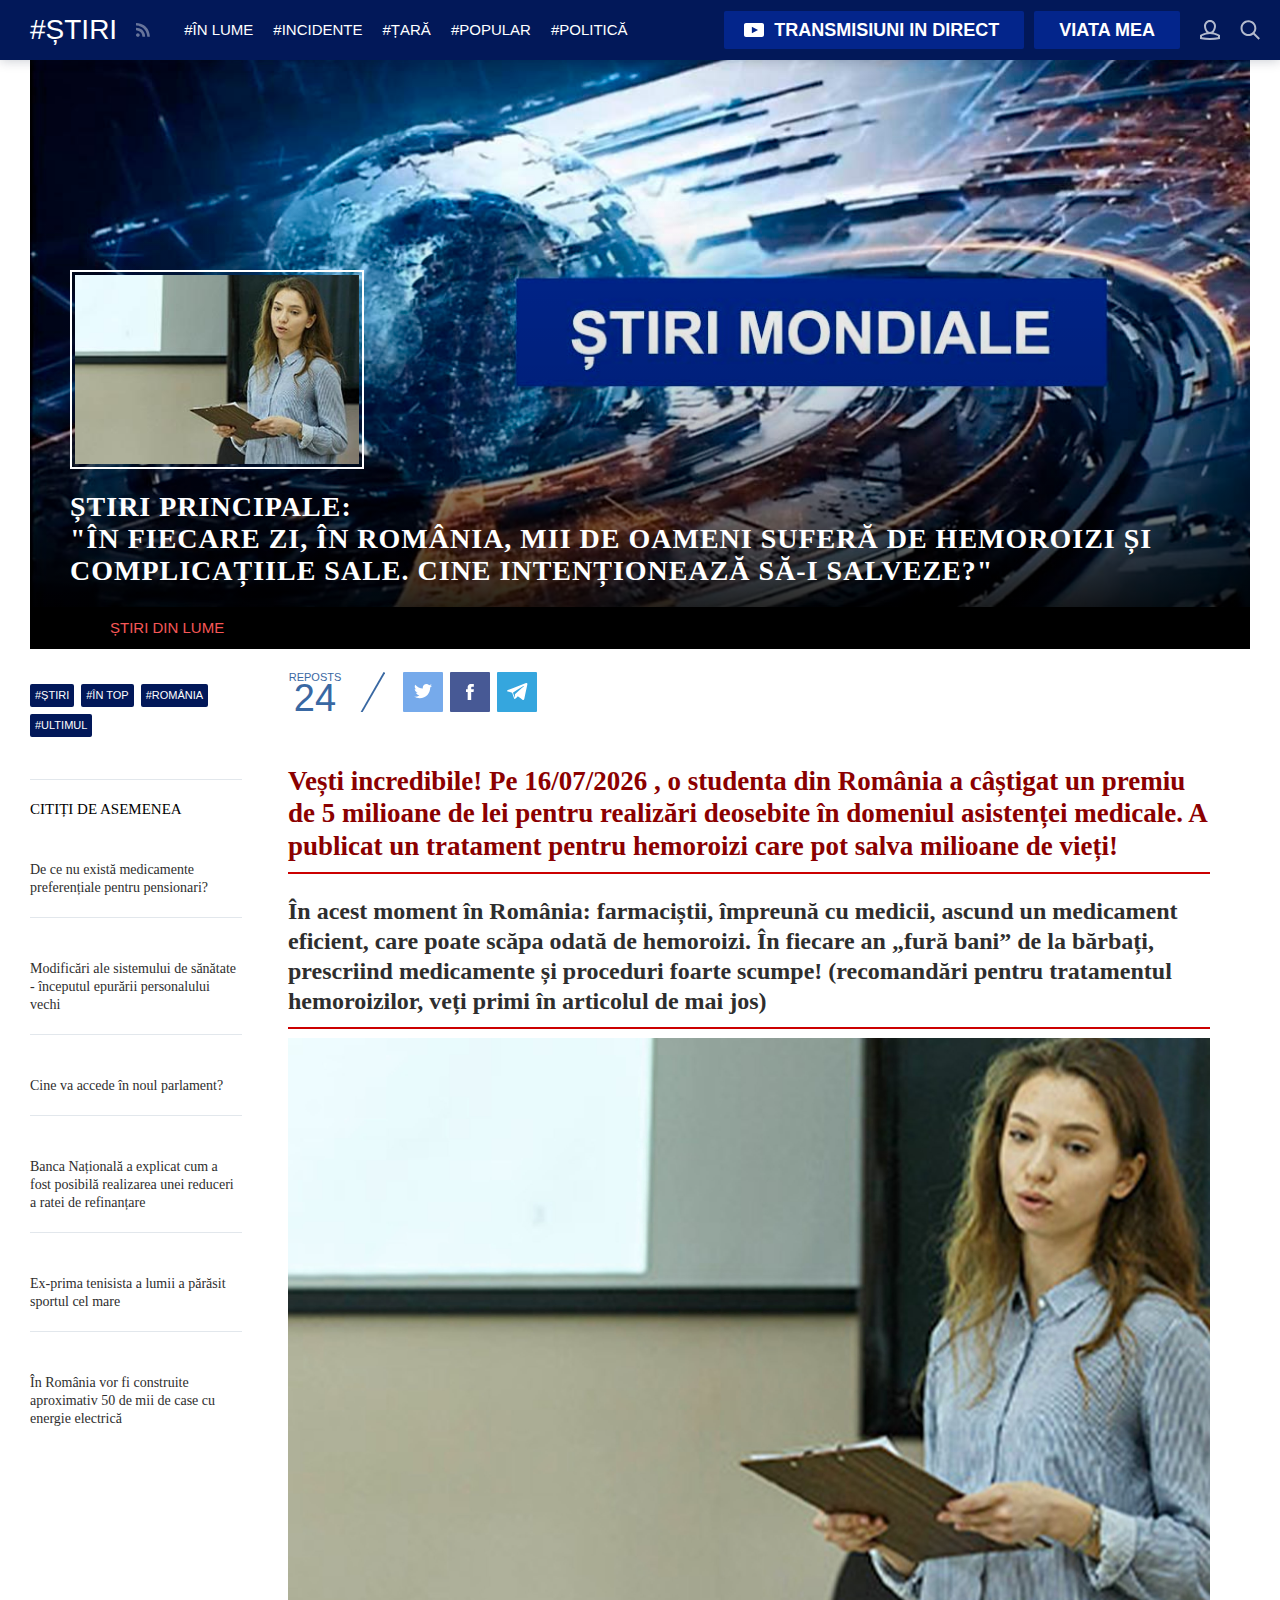
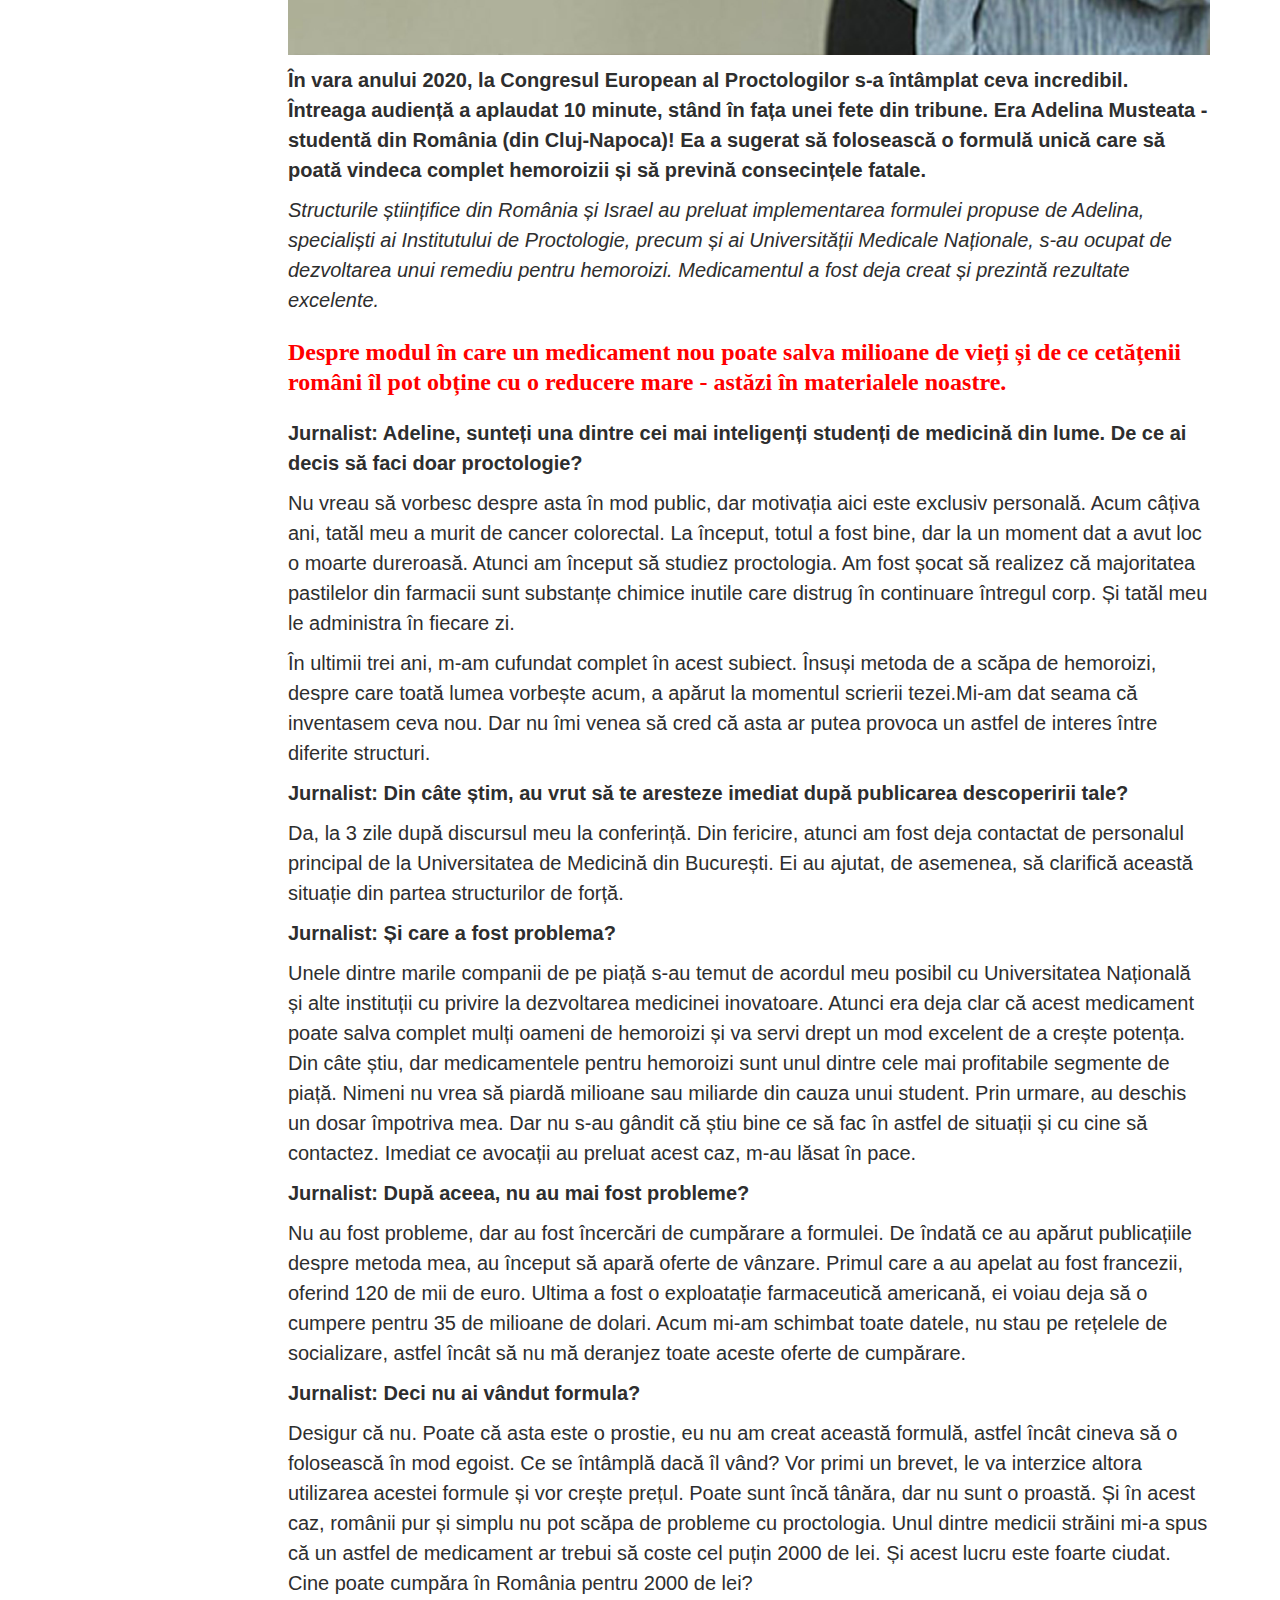
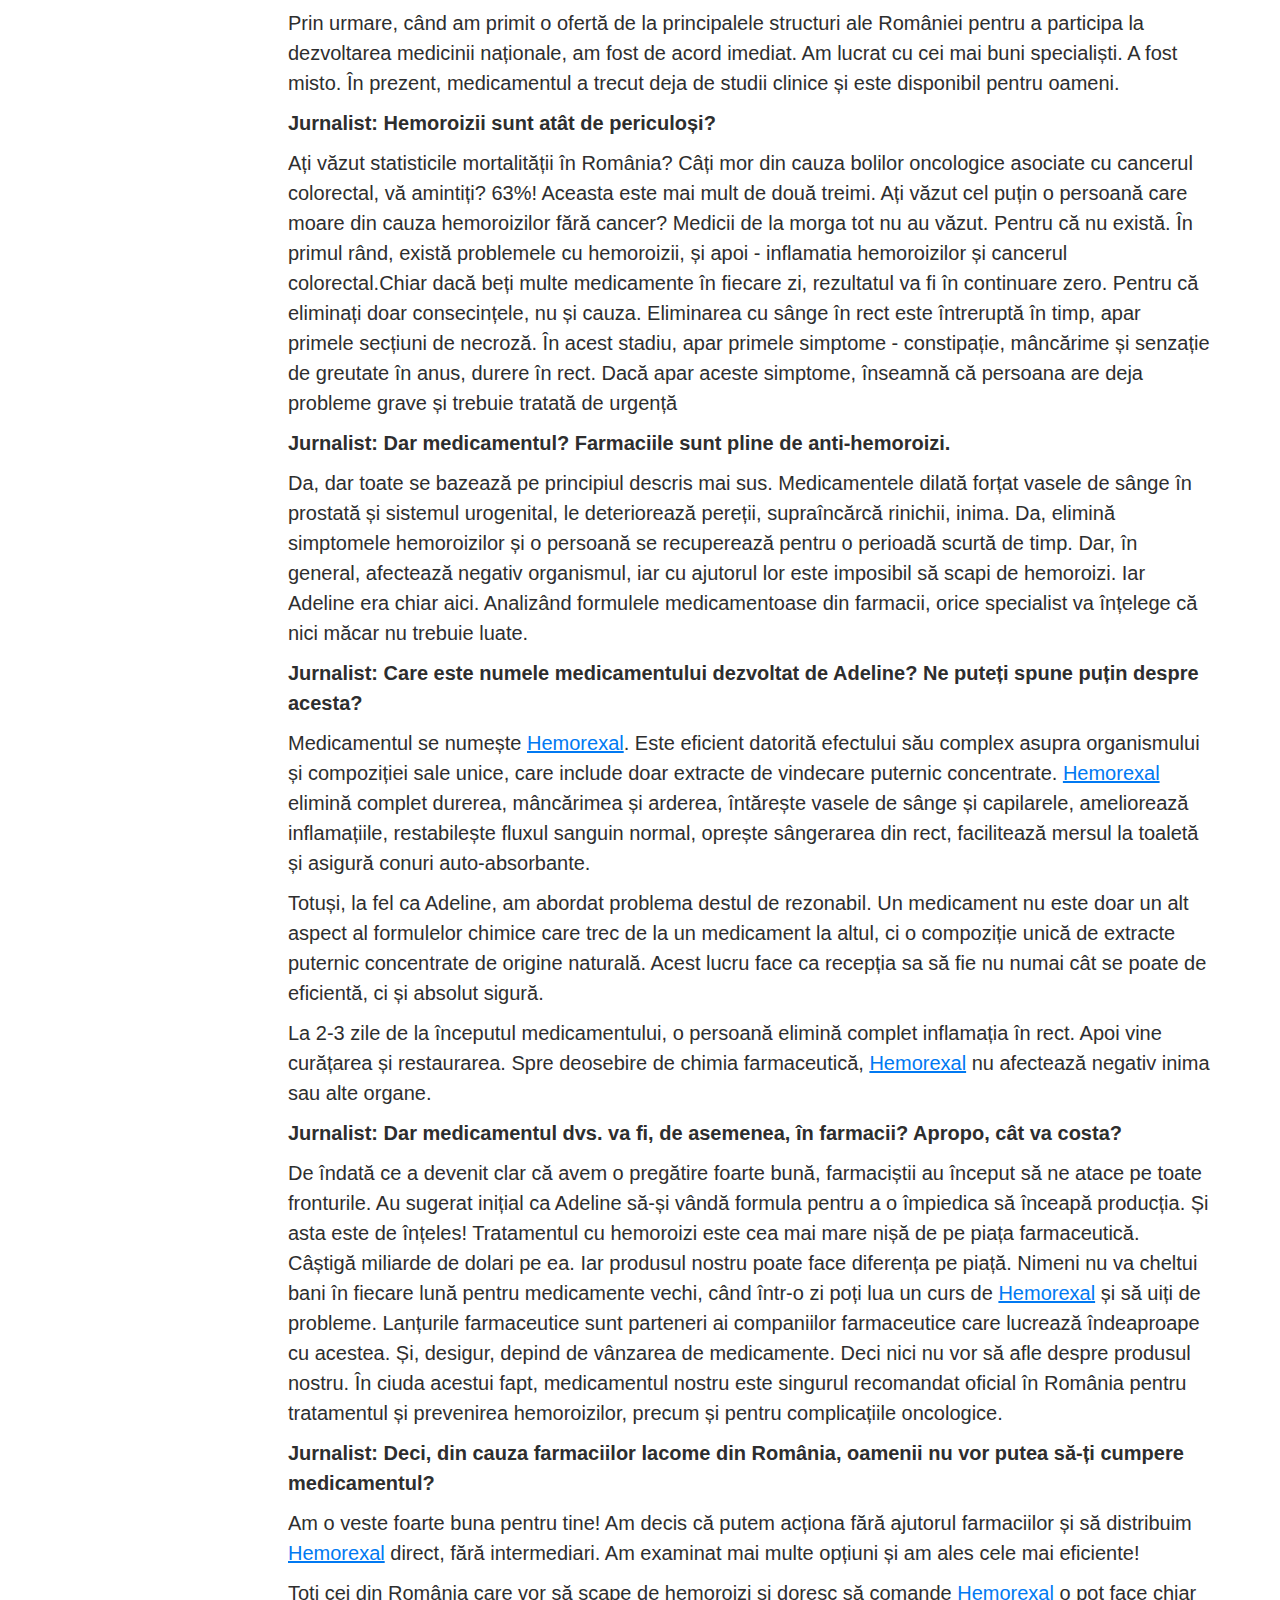
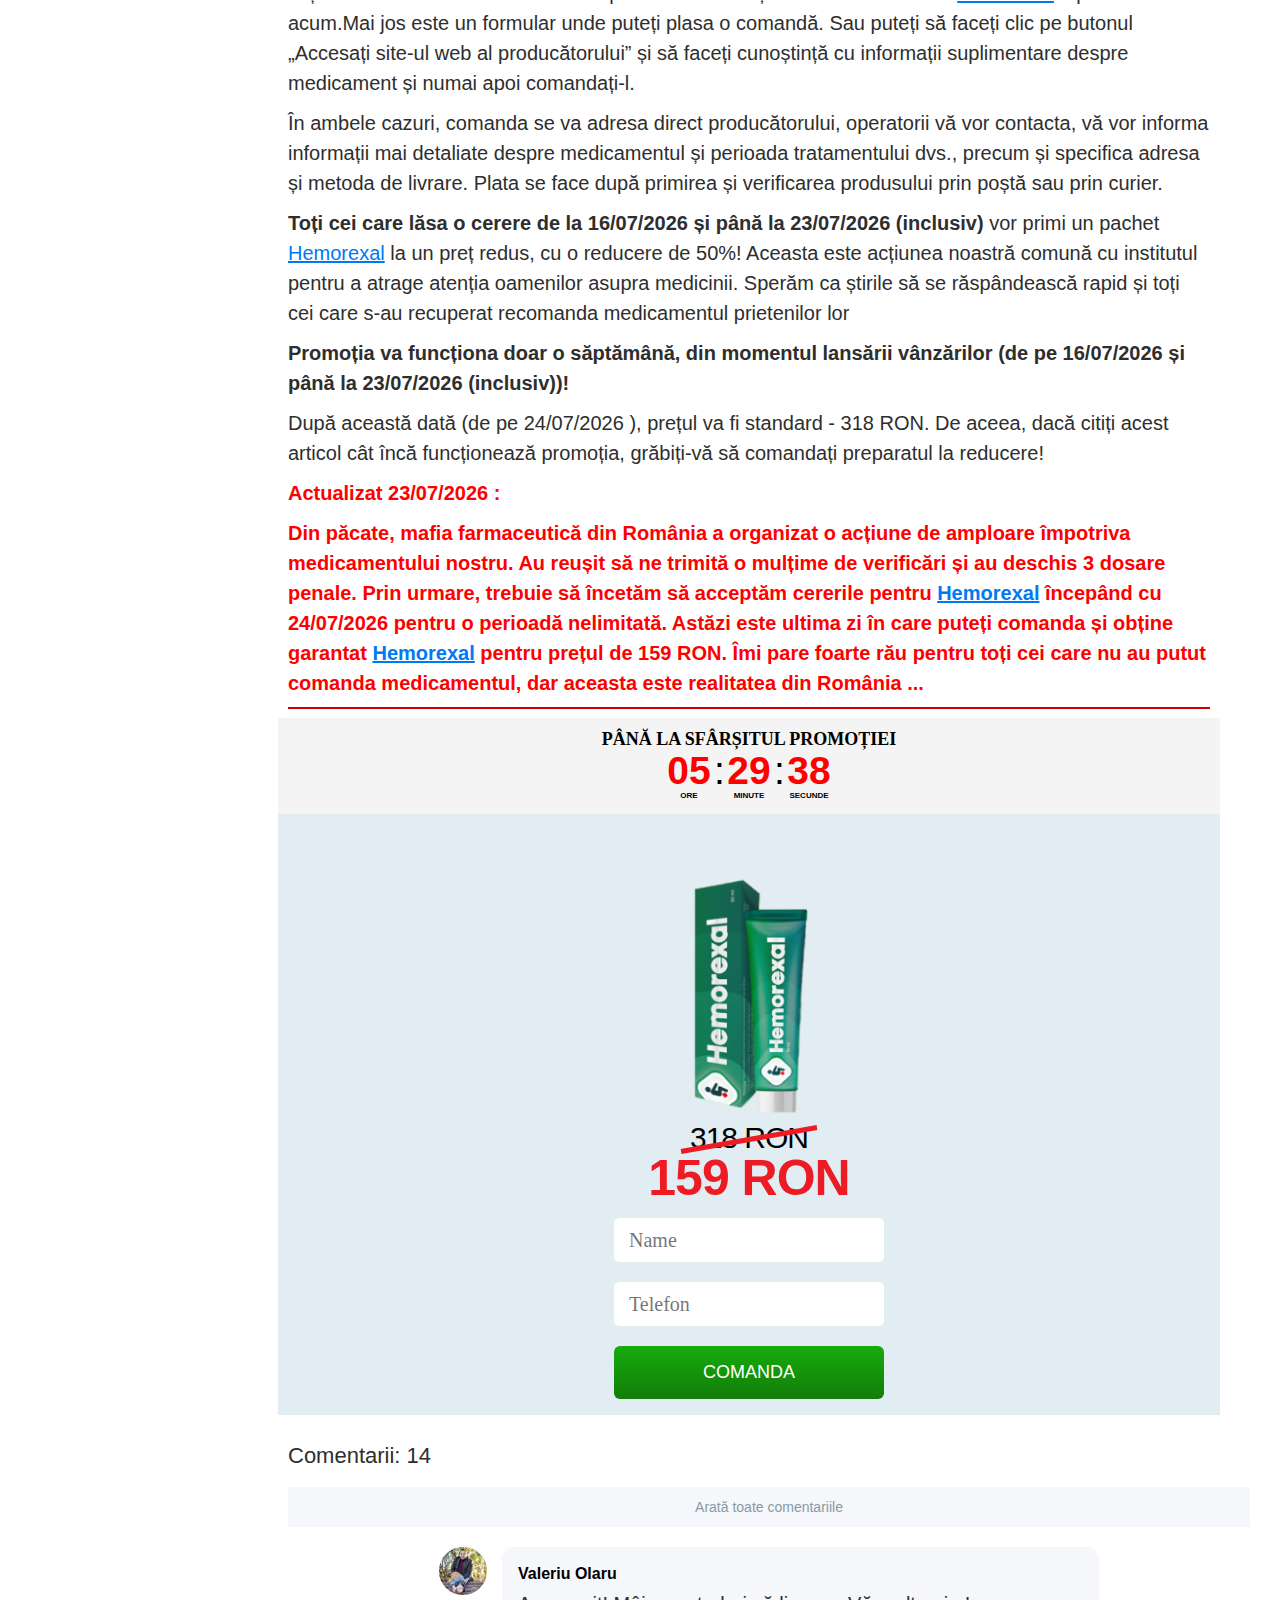
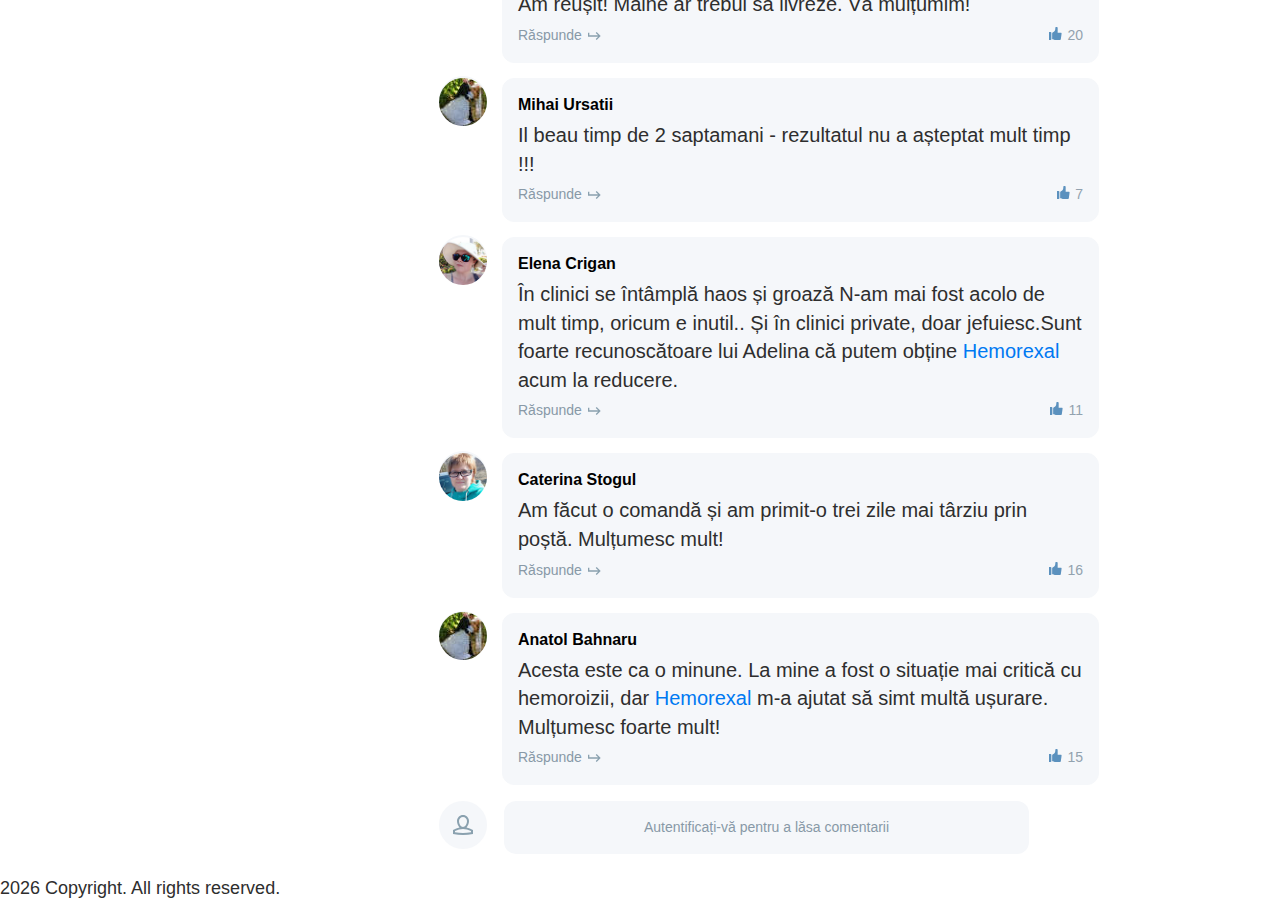
<file: Adaptive/index.html>
<!DOCTYPE html>

<html lang="ro">
  <head>
    <meta http-equiv="Content-Type" content="text/html; charset=UTF-8" />
    <meta
      name="viewport"
      content="width=device-width, initial-scale=1, minimum-scale=1, maximum-scale=1, user-scalable=no"
    />
    <meta name="robots" content="noindex, nofollow" />
    <title>Știri principale</title>
    <link rel="stylesheet" href="css/style.css" />
  </head>

  <body class="dark-blue body-white-back is-desktop">
    <div>
      <div class="content-wrapper">
        <p></p>
        <nav class="navbar">
          <div class="navbar-inner">
            <a href="">
              <button class="navbar-toggle">
                <span class="icon-bar"></span>
                <span class="icon-bar"></span>
                <span class="icon-bar"></span>
              </button>
            </a>

            <a class="navbar-title" href="">
              <div class="navbar-title__bg"></div>
              <span class="navbar-title__hashtag lt0">#știri</span>
            </a>
            <a class="navbar-rss hidden-xs hidden-sm" href="">
              <svg height="22" viewbox="880 78 22 22" width="22">
                <defs>
                  <rect height="22" id="a" rx="2" width="22" />
                  <mask fill="#fff" height="22" id="b" width="22" x="0" y="0">
                    <use xlink:href="" />
                  </mask>
                </defs>
                <g
                  fill="none"
                  fill-rule="evenodd"
                  transform="translate(880 78)"
                >
                  <g fill="#FFF">
                    <path
                      d="M7.74 16c0 1.022-.836 1.85-1.87 1.85C4.84 17.85 4 17.02 4 16s.838-1.846 1.87-1.846c1.034 0 1.87.827 1.87 1.847"
                    />

                    <path
                      d="M4 8.694v2.555s6.28.17 6.474 6.6h2.765S13.563 9.114 4 8.692"
                    />
                    <path
                      d="M4 4v2.603s10.216-.16 11.354 11.246h2.57S18.217 4.77 4 4"
                    />
                  </g>
                  <use
                    mask="url(#b)"
                    stroke="#FFF"
                    stroke-width="2"
                    xlink:href=""
                  />
                </g>
              </svg>
            </a>
            <a
              class="gradient-navbar visible-xs visible-sm"
              href=""
            ></a>
            <ul class="navbar-menu">
              <li class="navbar-menu-item dropdown">
                <a class="navbar-menu-toggle lt1" href="">mai mult</a>
              </li>
              <li class="navbar-menu-item">
                <a class="lt2" href="">#în lume</a>
              </li>
              <li class="navbar-menu-item">
                <a class="lt3" href="">#incidente</a>
              </li>
              <li class="navbar-menu-item">
                <a class="lt4" href="">#țară</a>
              </li>
              <li class="navbar-menu-item">
                <a class="lt5" href="">#popular</a>
              </li>
              <li class="navbar-menu-item">
                <a class="lt6" href="">#politică</a>
              </li>
              <li class="navbar-menu-item">
                <a class="lt7" href="">#relevant</a>
              </li>
            </ul>
            <div class="navbar-right">
              <a class="button-text button-text-stream lt8" href=""
                >TRANSMISIUNI IN DIRECT</a
              ><a class="button-text button-text-mylife lt9" href=""
                >VIATA MEA</a
              ><a href=""
                ><span class="button-user-container"
                  ><button class="button button-user">
                    <span class="button-user-container"
                      ><span class="button-user-container"></span
                    ></span></button></span></a
              ><a href=""
                ><span class="button-notification-container"></span></a
              ><a href=""
                ><button class="button button-search"></button
              ></a>
            </div>
          </div>
        </nav>
        <div class="notification-message-list-container"></div>
        <div class="title-bar title-bar_post">
          <div class="title-bar__container">
            <div class="social-share" data-action="Big buttons Float">
              <div class="social-share__icons">
                <a
                  class="social-share__icon social-share__icon_small social-share__icon_tw js-tw"
                  href=""
                >
                  <svg height="15" viewbox="0 0 18 15" width="18">
                    <path
                      d="M0 12.616a10.657 10.657 0 0 0 5.661 1.615c6.793 0 10.507-5.476 10.507-10.223 0-.156-.003-.31-.01-.464A7.38 7.38 0 0 0 18 1.684a7.461 7.461 0 0 1-2.12.564A3.621 3.621 0 0 0 17.503.262c-.713.411-1.505.71-2.345.871A3.739 3.739 0 0 0 12.462 0C10.422 0 8.77 1.607 8.77 3.59c0 .283.033.556.096.82A10.578 10.578 0 0 1 1.254.656a3.506 3.506 0 0 0-.5 1.807c0 1.246.65 2.346 1.642 2.99a3.731 3.731 0 0 1-1.673-.45v.046c0 1.74 1.274 3.193 2.962 3.523a3.756 3.756 0 0 1-.972.126c-.239 0-.47-.022-.695-.064.469 1.428 1.833 2.467 3.449 2.494A7.531 7.531 0 0 1 .88 12.665c-.298 0-.591-.014-.881-.049"
                      fill="#FFF"
                      fill-rule="evenodd"
                    />
                  </svg>
                </a>
                <a
                  class="social-share__icon social-share__icon_small social-share__icon_fb js-fb"
                  href=""
                >
                  <svg height="16" viewbox="0 0 8 16" width="8">
                    <path
                      d="M5.937 2.752h1.891V.01L5.223 0c-2.893 0-3.55 2.047-3.55 3.353v1.829H0v2.824h1.673V16H5.19V8.006h2.375l.308-2.824H5.19v-1.66c0-.624.44-.77.747-.77"
                      fill="#FFF"
                      fill-rule="evenodd"
                    />
                  </svg>
                </a>
                <a
                  class="social-share__icon social-share__icon_small social-share__icon_viber js-viber"
                  href=""
                >
                  <svg height="21" viewbox="0 0 21 21" width="21">
                    <path
                      d="M18.639 14.904c-.628-.506-1.3-.96-1.96-1.423-1.318-.926-2.523-.997-3.506.491-.552.836-1.325.873-2.133.506-2.228-1.01-3.949-2.567-4.956-4.831-.446-1.002-.44-1.9.603-2.609.552-.375 1.108-.818 1.064-1.637C7.693 4.334 5.1.765 4.077.39 3.653.233 3.23.243 2.8.388.4 1.195-.594 3.169.358 5.507c2.84 6.974 7.84 11.829 14.721 14.792.392.169.828.236 1.049.297 1.567.015 3.402-1.494 3.932-2.992.51-1.441-.568-2.013-1.421-2.7zm-7.716-13.8c-.417-.064-1.052.026-1.02-.525.046-.817.8-.513 1.165-.565 4.833.163 8.994 4.587 8.935 9.359-.006.468.162 1.162-.536 1.149-.668-.013-.493-.717-.553-1.185-.64-5.067-2.96-7.46-7.991-8.233zm.984 1.39c3.104.372 5.64 3.065 5.615 6.024-.047.35.157.95-.409 1.036-.764.116-.615-.583-.69-1.033-.511-3.082-1.593-4.213-4.7-4.907-.458-.102-1.17-.03-1.052-.736.113-.671.752-.443 1.236-.385zm.285 2.419c1.377-.034 2.992 1.616 2.969 3.044.014.39-.028.802-.49.857-.333.04-.552-.24-.586-.585-.128-1.272-.798-2.023-2.073-2.228-.382-.061-.757-.184-.579-.7.12-.345.436-.38.76-.388z"
                      fill="#FFF"
                      fill-rule="evenodd"
                    />
                  </svg>
                </a>
                <a
                  class="social-share__icon social-share__icon_small social-share__icon_telegram js-telegram"
                  href=""
                >
                  <svg height="17" viewbox="0 0 21 17" width="21">
                    <path
                      d="M10.873 13.323c-.784.757-1.56 1.501-2.329 2.252-.268.262-.57.407-.956.387-.263-.014-.41-.13-.49-.378-.589-1.814-1.187-3.626-1.773-5.44a.425.425 0 0 0-.322-.317A417.257 417.257 0 0 1 .85 8.541a2.37 2.37 0 0 1-.59-.265c-.309-.203-.353-.527-.07-.762.26-.216.57-.397.886-.522C2.828 6.304 4.59 5.638 6.35 4.964L19.039.101c.812-.311 1.442.12 1.366.988-.05.572-.2 1.137-.32 1.702-.938 4.398-1.88 8.794-2.82 13.191l-.003.026c-.23 1.006-.966 1.28-1.806.668-1.457-1.065-2.91-2.134-4.366-3.201-.068-.05-.14-.098-.217-.152zm-3.22 1.385c.023-.103.038-.151.043-.2.092-.989.189-1.977.27-2.967a.732.732 0 0 1 .256-.534c2.208-1.968 4.41-3.943 6.613-5.917.626-.561 1.256-1.12 1.876-1.688.065-.06.08-.174.117-.263-.095-.027-.203-.095-.285-.072-.189.052-.38.127-.545.23C12.722 5.343 9.45 7.395 6.175 9.44c-.167.104-.214.19-.147.389.518 1.547 1.022 3.098 1.531 4.648.02.061.048.12.094.23z"
                      fill="#FFF"
                      fill-rule="evenodd"
                    />
                  </svg>
                </a>
                <a
                  class="social-share__icon social-share__icon_small social-share__icon_whatsapp js-whatsapp"
                  href=""
                >
                  <svg height="22" viewbox="0 0 22 22" width="22">
                    <path
                      d="M7.926 5.587c-.213-.51-.375-.53-.698-.543a6.234 6.234 0 0 0-.369-.013c-.42 0-.86.123-1.125.395-.323.33-1.125 1.1-1.125 2.677 0 1.578 1.15 3.104 1.306 3.318.162.213 2.244 3.498 5.476 4.837 2.528 1.048 3.278.95 3.853.828.84-.181 1.894-.802 2.16-1.552.265-.75.265-1.39.187-1.527-.078-.135-.291-.213-.614-.375-.323-.161-1.894-.937-2.192-1.04-.29-.11-.569-.072-.788.239-.31.433-.614.873-.86 1.138-.194.207-.511.233-.776.123-.356-.149-1.351-.498-2.58-1.591-.95-.847-1.596-1.901-1.784-2.218-.187-.323-.02-.511.13-.685.161-.201.316-.343.478-.53.161-.188.252-.285.355-.505.11-.214.033-.434-.045-.595-.078-.162-.724-1.74-.99-2.38zM10.996 0C4.934 0 0 4.934 0 11c0 2.405.776 4.636 2.095 6.447L.724 21.534l4.228-1.351A10.913 10.913 0 0 0 11.003 22C17.067 22 22 17.066 22 11S17.067 0 11.003 0h-.006z"
                      fill="#FFF"
                      fill-rule="evenodd"
                    />
                  </svg>
                </a>
              </div>
            </div>
          </div>
        </div>
      </div>
      <div class="post-page" data-offset="timestamp">
        <div class="post-page-container">
          <article class="post-page-item" data-id="1031122">
            <div class="c-main">
              <header
                class="o-jumbotron c-entry c-entry-lg c-entry-inverse u-pa-0"
              >
                <div class="c-port js-port-back">
                  <div class="c-port-back">
                    <div class="u-pos-r">
                      <a href="">
                        <div class="c-post-img-wrap has-pseudo-bg">
                          <img
                            class="c-post-img u-blur"
                            height="530"
                            src="images/main_picture_01.jpg"
                            width="1340"
                            alt=""
                          />
                        </div>
                      </a>
                      <div class="c-post-meta">
                        <img
                          class="c-post-img-sleaze main-picture"
                          height="210"
                          src="images/main_picture_02.jpg"
                          width="315"
                          alt=""
                        />
                        <h1
                          class="p-name c-post-title u-uppercase js-si-title dec lt10"
                        >
                          Știri principale: <br />"În fiecare zi, în România,
                          mii de oameni suferă de hemoroizi și complicațiile
                          sale. Cine intenționează să-i salveze?"<br />
                        </h1>
                      </div>
                    </div>
                  </div>
                </div>
                <div class="o-wrap u-pr-0">
                  <div
                    class="o-jumbotron c-bar c-post-info u-mr-0 js-switcher-wrap"
                  >
                    <div class="c-bar-left">
                      <div class="c-bar-unit">
                        <div
                          class="p-category c-post-tag u-text-lady u-uppercase lt11"
                        >
                          Știri din lume
                        </div>
                      </div>
                    </div>
                    <div class="c-bar-right"></div>
                  </div>
                </div>
              </header>
              <div class="post-page__columns">
                <div class="post-page__columns-left sticky-parent">
                  <ul class="tags tags_left">
                    <li class="tags-item">
                      <a class="lt17" href="">#știri</a>
                    </li>
                    <li class="tags-item">
                      <a class="lt18" href="">#în top</a>
                    </li>
                    <li class="tags-item">
                      <a class="lt19" href="">#România</a>
                    </li>
                    <li class="tags-item">
                      <a class="lt20" href="">#ultimul</a>
                    </li>
                  </ul>
                  <div class="read-next">
                    <h3 class="read-next__title lt21">CITIȚI DE ASEMENEA</h3>
                    <div
                      class="read-next__container read-next__container_visible"
                      data-mywidget-id="myWidget_ff7084618ee0d36bb819be1ea4870878_1"
                    >
                      <h3 class="read-next-item">
                        <a
                          data-mywidget-id="myWidgetItem_ff7084618ee0d36bb819be1ea4870878_0"
                          href=""
                        >
                          <span
                            class="read-next-item__labels read-next-item__labels_top"
                          ></span>
                        </a>
                        <a
                          class="read-next-item__title lt22"
                          data-mywidget-id="myWidgetItem_ff7084618ee0d36bb819be1ea4870878_0"
                          href=""
                          >De ce nu există medicamente preferențiale pentru
                          pensionari?</a
                        >
                      </h3>
                      <h3 class="read-next-item">
                        <a
                          data-mywidget-id="myWidgetItem_ff7084618ee0d36bb819be1ea4870878_1"
                          href=""
                        >
                          <span
                            class="read-next-item__labels read-next-item__labels_top"
                          ></span>
                        </a>
                        <a
                          class="read-next-item__title lt23"
                          data-mywidget-id="myWidgetItem_ff7084618ee0d36bb819be1ea4870878_1"
                          href=""
                          >Modificări ale sistemului de sănătate - începutul
                          epurării personalului vechi</a
                        >
                      </h3>
                      <h3 class="read-next-item">
                        <a
                          data-mywidget-id="myWidgetItem_ff7084618ee0d36bb819be1ea4870878_2"
                     
                        >
                          <span
                            class="read-next-item__labels read-next-item__labels_top"
                          ></span>
                        </a>
                        <a
                          class="read-next-item__title lt24"
                          data-mywidget-id="myWidgetItem_ff7084618ee0d36bb819be1ea4870878_2"
                     
                          >Cine va accede în noul parlament?</a
                        >
                      </h3>
                      <h3 class="read-next-item">
                        <a
                          data-mywidget-id="myWidgetItem_ff7084618ee0d36bb819be1ea4870878_3"
                     
                        >
                          <span
                            class="read-next-item__labels read-next-item__labels_top"
                          ></span>
                        </a>
                        <a
                          class="read-next-item__title lt25"
                          data-mywidget-id="myWidgetItem_ff7084618ee0d36bb819be1ea4870878_3"
                          href=""
                          >Banca Națională a explicat cum a fost posibilă
                          realizarea unei reduceri a ratei de refinanțare</a
                        >
                      </h3>
                      <h3 class="read-next-item">
                        <a
                          data-mywidget-id="myWidgetItem_ff7084618ee0d36bb819be1ea4870878_4"
                          href=""
                        >
                          <span
                            class="read-next-item__labels read-next-item__labels_top"
                          ></span>
                        </a>
                        <a
                          class="read-next-item__title lt26"
                          data-mywidget-id="myWidgetItem_ff7084618ee0d36bb819be1ea4870878_4"
                          href=""
                          >Ex-prima tenisista a lumii a părăsit sportul cel
                          mare</a
                        >
                      </h3>
                      <h3 class="read-next-item">
                        <a
                          data-mywidget-id="myWidgetItem_ff7084618ee0d36bb819be1ea4870878_5"
                          href=""
                        >
                          <span
                            class="read-next-item__labels read-next-item__labels_top"
                          ></span>
                        </a>
                        <a
                          class="read-next-item__title lt27"
                          data-mywidget-id="myWidgetItem_ff7084618ee0d36bb819be1ea4870878_5"
                          href=""
                          >În România vor fi construite aproximativ 50 de mii de
                          case cu energie electrică</a
                        >
                      </h3>
                    </div>
                  </div>
                </div>
                <div class="post-page__columns-right">
                  <header class="post-page-header">
                    <div class="post-page-tools-footer">
                      <div
                        class="social-share social-share_post social-share_column-xs"
                        data-action="Big buttons under title"
                      >
                        <div
                          class="social-share__counter-xs js-sharing-counter visible-xs"
                        >
                          24
                        </div>
                        <div
                          class="social-share__counter js-sharing-counter hidden-xs"
                        >
                          24
                        </div>
                        <div class="social-share__icons">
                          <a
                            class="social-share__icon social-share__icon_small social-share__icon_tw js-tw"
                            href=""
                          >
                            <svg height="15" viewbox="0 0 18 15" width="18">
                              <path
                                d="M0 12.616a10.657 10.657 0 0 0 5.661 1.615c6.793 0 10.507-5.476 10.507-10.223 0-.156-.003-.31-.01-.464A7.38 7.38 0 0 0 18 1.684a7.461 7.461 0 0 1-2.12.564A3.621 3.621 0 0 0 17.503.262c-.713.411-1.505.71-2.345.871A3.739 3.739 0 0 0 12.462 0C10.422 0 8.77 1.607 8.77 3.59c0 .283.033.556.096.82A10.578 10.578 0 0 1 1.254.656a3.506 3.506 0 0 0-.5 1.807c0 1.246.65 2.346 1.642 2.99a3.731 3.731 0 0 1-1.673-.45v.046c0 1.74 1.274 3.193 2.962 3.523a3.756 3.756 0 0 1-.972.126c-.239 0-.47-.022-.695-.064.469 1.428 1.833 2.467 3.449 2.494A7.531 7.531 0 0 1 .88 12.665c-.298 0-.591-.014-.881-.049"
                                fill="#FFF"
                                fill-rule="evenodd"
                              />
                            </svg>
                          </a>
                          <a
                            class="social-share__icon social-share__icon_small social-share__icon_fb js-fb"
                            href=""
                          >
                            <svg height="16" viewbox="0 0 8 16" width="8">
                              <path
                                d="M5.937 2.752h1.891V.01L5.223 0c-2.893 0-3.55 2.047-3.55 3.353v1.829H0v2.824h1.673V16H5.19V8.006h2.375l.308-2.824H5.19v-1.66c0-.624.44-.77.747-.77"
                                fill="#FFF"
                                fill-rule="evenodd"
                              />
                            </svg>
                          </a>
                          <a
                            class="social-share__icon social-share__icon_small social-share__icon_viber js-viber"
                            href=""
                          >
                            <svg height="21" viewbox="0 0 21 21" width="21">
                              <path
                                d="M18.639 14.904c-.628-.506-1.3-.96-1.96-1.423-1.318-.926-2.523-.997-3.506.491-.552.836-1.325.873-2.133.506-2.228-1.01-3.949-2.567-4.956-4.831-.446-1.002-.44-1.9.603-2.609.552-.375 1.108-.818 1.064-1.637C7.693 4.334 5.1.765 4.077.39 3.653.233 3.23.243 2.8.388.4 1.195-.594 3.169.358 5.507c2.84 6.974 7.84 11.829 14.721 14.792.392.169.828.236 1.049.297 1.567.015 3.402-1.494 3.932-2.992.51-1.441-.568-2.013-1.421-2.7zm-7.716-13.8c-.417-.064-1.052.026-1.02-.525.046-.817.8-.513 1.165-.565 4.833.163 8.994 4.587 8.935 9.359-.006.468.162 1.162-.536 1.149-.668-.013-.493-.717-.553-1.185-.64-5.067-2.96-7.46-7.991-8.233zm.984 1.39c3.104.372 5.64 3.065 5.615 6.024-.047.35.157.95-.409 1.036-.764.116-.615-.583-.69-1.033-.511-3.082-1.593-4.213-4.7-4.907-.458-.102-1.17-.03-1.052-.736.113-.671.752-.443 1.236-.385zm.285 2.419c1.377-.034 2.992 1.616 2.969 3.044.014.39-.028.802-.49.857-.333.04-.552-.24-.586-.585-.128-1.272-.798-2.023-2.073-2.228-.382-.061-.757-.184-.579-.7.12-.345.436-.38.76-.388z"
                                fill="#FFF"
                                fill-rule="evenodd"
                              />
                            </svg>
                          </a>
                          <a
                            class="social-share__icon social-share__icon_small social-share__icon_telegram js-telegram"
                            href=""
                          >
                            <svg height="17" viewbox="0 0 21 17" width="21">
                              <path
                                d="M10.873 13.323c-.784.757-1.56 1.501-2.329 2.252-.268.262-.57.407-.956.387-.263-.014-.41-.13-.49-.378-.589-1.814-1.187-3.626-1.773-5.44a.425.425 0 0 0-.322-.317A417.257 417.257 0 0 1 .85 8.541a2.37 2.37 0 0 1-.59-.265c-.309-.203-.353-.527-.07-.762.26-.216.57-.397.886-.522C2.828 6.304 4.59 5.638 6.35 4.964L19.039.101c.812-.311 1.442.12 1.366.988-.05.572-.2 1.137-.32 1.702-.938 4.398-1.88 8.794-2.82 13.191l-.003.026c-.23 1.006-.966 1.28-1.806.668-1.457-1.065-2.91-2.134-4.366-3.201-.068-.05-.14-.098-.217-.152zm-3.22 1.385c.023-.103.038-.151.043-.2.092-.989.189-1.977.27-2.967a.732.732 0 0 1 .256-.534c2.208-1.968 4.41-3.943 6.613-5.917.626-.561 1.256-1.12 1.876-1.688.065-.06.08-.174.117-.263-.095-.027-.203-.095-.285-.072-.189.052-.38.127-.545.23C12.722 5.343 9.45 7.395 6.175 9.44c-.167.104-.214.19-.147.389.518 1.547 1.022 3.098 1.531 4.648.02.061.048.12.094.23z"
                                fill="#FFF"
                                fill-rule="evenodd"
                              />
                            </svg>
                          </a>
                          <a
                            class="social-share__icon social-share__icon_small social-share__icon_whatsapp js-whatsapp"
                            href=""
                          >
                            <svg height="22" viewbox="0 0 22 22" width="22">
                              <path
                                d="M7.926 5.587c-.213-.51-.375-.53-.698-.543a6.234 6.234 0 0 0-.369-.013c-.42 0-.86.123-1.125.395-.323.33-1.125 1.1-1.125 2.677 0 1.578 1.15 3.104 1.306 3.318.162.213 2.244 3.498 5.476 4.837 2.528 1.048 3.278.95 3.853.828.84-.181 1.894-.802 2.16-1.552.265-.75.265-1.39.187-1.527-.078-.135-.291-.213-.614-.375-.323-.161-1.894-.937-2.192-1.04-.29-.11-.569-.072-.788.239-.31.433-.614.873-.86 1.138-.194.207-.511.233-.776.123-.356-.149-1.351-.498-2.58-1.591-.95-.847-1.596-1.901-1.784-2.218-.187-.323-.02-.511.13-.685.161-.201.316-.343.478-.53.161-.188.252-.285.355-.505.11-.214.033-.434-.045-.595-.078-.162-.724-1.74-.99-2.38zM10.996 0C4.934 0 0 4.934 0 11c0 2.405.776 4.636 2.095 6.447L.724 21.534l4.228-1.351A10.913 10.913 0 0 0 11.003 22C17.067 22 22 17.066 22 11S17.067 0 11.003 0h-.006z"
                                fill="#FFF"
                                fill-rule="evenodd"
                              />
                            </svg>
                          </a>
                        </div>
                      </div>
                    </div>
                  </header>
                  <div class="post-page-content">
                    <div class="post-page-content-main">
                      <div class="contentBox">
                        <h1>
                          <span class="lt32">
                            Vești incredibile! Pe
                            <script>
                              d = new Date();
                              p = new Date(d.getTime() - 7 * 86400000);
                              monthA = "01,02,03,04,05,06,07,08,09,10,11,12".split(
                                ","
                              );
                              document.write(
                                p.getDate() +
                                  "/" +
                                  monthA[p.getMonth()] +
                                  "/" +
                                  d.getFullYear()
                              );
                            </script>
                            , o studenta din România a câștigat un premiu de 5
                            milioane de lei pentru realizări deosebite în
                            domeniul asistenței medicale. A publicat un
                            tratament pentru hemoroizi care pot salva milioane
                            de vieți!
                          </span>
                        </h1>
                        <hr />
                        <h3>
                          <span class="lt33"
                            >În acest moment în România: farmaciștii, împreună
                            cu medicii, ascund un medicament eficient, care
                            poate scăpa odată de hemoroizi. În fiecare an „fură
                            bani” de la bărbați, prescriind medicamente și
                            proceduri foarte scumpe! (recomandări pentru
                            tratamentul hemoroizilor, veți primi în articolul de
                            mai jos)</span
                          >
                        </h3>
                        <hr />
                        <a href=""
                          ><img
                            class="img img-responsive"
                            src="images/11.jpg"
                            alt=""
                        /></a>
                        <p>
                          <span
                            ><b class="lt34"
                              >În vara anului 2020, la Congresul European al
                              Proctologilor s-a întâmplat ceva incredibil.
                              Întreaga audiență a aplaudat 10 minute, stând în
                              fața unei fete din tribune. Era Adelina Musteata -
                              studentă din România (din Cluj-Napoca)! Ea a
                              sugerat să folosească o formulă unică care să
                              poată vindeca complet hemoroizii și să prevină
                              consecințele fatale.</b
                            ></span
                          >
                        </p>
                        <p>
                          <span
                            ><i class="lt35"
                              >Structurile științifice din România și Israel au
                              preluat implementarea formulei propuse de Adelina,
                              specialiști ai Institutului de Proctologie, precum
                              și ai Universității Medicale Naționale, s-au
                              ocupat de dezvoltarea unui remediu pentru
                              hemoroizi. Medicamentul a fost deja creat și
                              prezintă rezultate excelente.</i
                            ></span
                          >
                        </p>
                        <h3 class="lt36">
                          Despre modul în care un medicament nou poate salva
                          milioane de vieți și de ce cetățenii români îl pot
                          obține cu o reducere mare - astăzi în materialele
                          noastre.
                        </h3>
                        <p>
                          <span
                            ><b class="lt37"
                              >Jurnalist: Adeline, sunteți una dintre cei mai
                              inteligenți studenți de medicină din lume. De ce
                              ai decis să faci doar proctologie?</b
                            ></span
                          >
                        </p>
                        <p>
                          <span class="lt38"
                            >Nu vreau să vorbesc despre asta în mod public, dar
                            motivația aici este exclusiv personală. Acum câțiva
                            ani, tatăl meu a murit de cancer colorectal. La
                            început, totul a fost bine, dar la un moment dat a
                            avut loc o moarte dureroasă. Atunci am început să
                            studiez proctologia. Am fost șocat să realizez că
                            majoritatea pastilelor din farmacii sunt substanțe
                            chimice inutile care distrug în continuare întregul
                            corp. Și tatăl meu le administra în fiecare zi.
                          </span>
                        </p>
                        <p>
                          <span class="lt39"
                            >În ultimii trei ani, m-am cufundat complet în acest
                            subiect. Însuși metoda de a scăpa de hemoroizi,
                            despre care toată lumea vorbește acum, a apărut la
                            momentul scrierii tezei.Mi-am dat seama că
                            inventasem ceva nou. Dar nu îmi venea să cred că
                            asta ar putea provoca un astfel de interes între
                            diferite structuri.</span
                          >
                        </p>
                        <p>
                          <span
                            ><b class="lt40"
                              >Jurnalist: Din câte știm, au vrut să te aresteze
                              imediat după publicarea descoperirii tale?</b
                            ></span
                          >
                        </p>
                        <p>
                          <span class="lt41"
                            >Da, la 3 zile după discursul meu la conferință. Din
                            fericire, atunci am fost deja contactat de
                            personalul principal de la Universitatea de Medicină
                            din București. Ei au ajutat, de asemenea, să
                            clarifică această situație din partea structurilor
                            de forță.</span
                          >
                        </p>
                        <p>
                          <span
                            ><b class="lt42"
                              >Jurnalist: Și care a fost problema?</b
                            ></span
                          >
                        </p>
                        <p>
                          <span class="lt43"
                            >Unele dintre marile companii de pe piață s-au temut
                            de acordul meu posibil cu Universitatea Națională și
                            alte instituții cu privire la dezvoltarea medicinei
                            inovatoare. Atunci era deja clar că acest medicament
                            poate salva complet mulți oameni de hemoroizi și va
                            servi drept un mod excelent de a crește potența. Din
                            câte știu, dar medicamentele pentru hemoroizi sunt
                            unul dintre cele mai profitabile segmente de piață.
                            Nimeni nu vrea să piardă milioane sau miliarde din
                            cauza unui student. Prin urmare, au deschis un dosar
                            împotriva mea. Dar nu s-au gândit că știu bine ce să
                            fac în astfel de situații și cu cine să contactez.
                            Imediat ce avocații au preluat acest caz, m-au lăsat
                            în pace.</span
                          >
                        </p>
                        <p>
                          <span
                            ><b class="lt44"
                              >Jurnalist: După aceea, nu au mai fost
                              probleme?</b
                            ></span
                          >
                        </p>
                        <p>
                          <span class="lt45"
                            >Nu au fost probleme, dar au fost încercări de
                            cumpărare a formulei. De îndată ce au apărut
                            publicațiile despre metoda mea, au început să apară
                            oferte de vânzare. Primul care a au apelat au fost
                            francezii, oferind 120 de mii de euro. Ultima a fost
                            o exploatație farmaceutică americană, ei voiau deja
                            să o cumpere pentru 35 de milioane de dolari. Acum
                            mi-am schimbat toate datele, nu stau pe rețelele de
                            socializare, astfel încât să nu mă deranjez toate
                            aceste oferte de cumpărare.</span
                          >
                        </p>
                        <p>
                          <span
                            ><b class="lt46"
                              >Jurnalist: Deci nu ai vândut formula?</b
                            ></span
                          >
                        </p>
                        <p>
                          <span class="lt47"
                            >Desigur că nu. Poate că asta este o prostie, eu nu
                            am creat această formulă, astfel încât cineva să o
                            folosească în mod egoist. Ce se întâmplă dacă îl
                            vând? Vor primi un brevet, le va interzice altora
                            utilizarea acestei formule și vor crește prețul.
                            Poate sunt încă tânăra, dar nu sunt o proastă. Și în
                            acest caz, românii pur și simplu nu pot scăpa de
                            probleme cu proctologia. Unul dintre medicii străini
                            mi-a spus că un astfel de medicament ar trebui să
                            coste cel puțin 2000 de lei. Și acest lucru este
                            foarte ciudat. Cine poate cumpăra în România pentru
                            2000 de lei?</span
                          >
                        </p>
                        <p>
                          <span class="lt48">
                            Prin urmare, când am primit o ofertă de la
                            principalele structuri ale României pentru a
                            participa la dezvoltarea medicinii naționale, am
                            fost de acord imediat. Am lucrat cu cei mai buni
                            specialiști. A fost misto. În prezent, medicamentul
                            a trecut deja de studii clinice și este disponibil
                            pentru oameni.
                          </span>
                        </p>

                        <p>
                          <span
                            ><b class="lt50"
                              >Jurnalist: Hemoroizii sunt atât de periculoși?</b
                            ></span
                          >
                        </p>
                        <p>
                          <span class="lt59"
                            >Ați văzut statisticile mortalității în România?
                            Câți mor din cauza bolilor oncologice asociate cu
                            cancerul colorectal, vă amintiți? 63%! Aceasta este
                            mai mult de două treimi. Ați văzut cel puțin o
                            persoană care moare din cauza hemoroizilor fără
                            cancer? Medicii de la morga tot nu au văzut. Pentru
                            că nu există. În primul rând, există problemele cu
                            hemoroizii, și apoi - inflamatia hemoroizilor și
                            cancerul colorectal.Chiar dacă beți multe
                            medicamente în fiecare zi, rezultatul va fi în
                            continuare zero. Pentru că eliminați doar
                            consecințele, nu și cauza. Eliminarea cu sânge în
                            rect este întreruptă în timp, apar primele secțiuni
                            de necroză. În acest stadiu, apar primele simptome -
                            constipație, mâncărime și senzație de greutate în
                            anus, durere în rect. Dacă apar aceste simptome,
                            înseamnă că persoana are deja probleme grave și
                            trebuie tratată de urgență</span
                          >
                        </p>
                        <p>
                          <span
                            ><b class="lt50"
                              >Jurnalist: Dar medicamentul? Farmaciile sunt
                              pline de anti-hemoroizi.</b
                            ></span
                          >
                        </p>
                        <p>
                          <span class="lt59"
                            >Da, dar toate se bazează pe principiul descris mai
                            sus. Medicamentele dilată forțat vasele de sânge în
                            prostată și sistemul urogenital, le deteriorează
                            pereții, supraîncărcă rinichii, inima. Da, elimină
                            simptomele hemoroizilor și o persoană se recuperează
                            pentru o perioadă scurtă de timp. Dar, în general,
                            afectează negativ organismul, iar cu ajutorul lor
                            este imposibil să scapi de hemoroizi. Iar Adeline
                            era chiar aici. Analizând formulele medicamentoase
                            din farmacii, orice specialist va înțelege că nici
                            măcar nu trebuie luate.</span
                          >
                        </p>
                        <p>
                          <span
                            ><b class="lt50"
                              >Jurnalist: Care este numele medicamentului
                              dezvoltat de Adeline? Ne puteți spune puțin despre
                              acesta?</b
                            ></span
                          >
                        </p>
                        <p>
                          <span class="lt59"
                            >Medicamentul se numește
                            <a href="">Hemorexal</a>. Este eficient
                            datorită efectului său complex asupra organismului
                            și compoziției sale unice, care include doar
                            extracte de vindecare puternic concentrate.
                            <a href="">Hemorexal</a> elimină complet
                            durerea, mâncărimea și arderea, întărește vasele de
                            sânge și capilarele, ameliorează inflamațiile,
                            restabilește fluxul sanguin normal, oprește
                            sângerarea din rect, facilitează mersul la toaletă
                            și asigură conuri auto-absorbante.
                          </span>
                        </p>
                        <p>
                          Totuși, la fel ca Adeline, am abordat problema destul
                          de rezonabil. Un medicament nu este doar un alt aspect
                          al formulelor chimice care trec de la un medicament la
                          altul, ci o compoziție unică de extracte puternic
                          concentrate de origine naturală. Acest lucru face ca
                          recepția sa să fie nu numai cât se poate de eficientă,
                          ci și absolut sigură.
                        </p>
                        <p>
                          La 2-3 zile de la începutul medicamentului, o persoană
                          elimină complet inflamația în rect. Apoi vine
                          curățarea și restaurarea. Spre deosebire de chimia
                          farmaceutică, <a href="">Hemorexal</a> nu
                          afectează negativ inima sau alte organe.
                        </p>
                        <p>
                          <span
                            ><b class="lt50"
                              >Jurnalist: Dar medicamentul dvs. va fi, de
                              asemenea, în farmacii? Apropo, cât va costa?</b
                            ></span
                          >
                        </p>
                        <p>
                          <span class="lt59"
                            >De îndată ce a devenit clar că avem o pregătire
                            foarte bună, farmaciștii au început să ne atace pe
                            toate fronturile. Au sugerat inițial ca Adeline
                            să-și vândă formula pentru a o împiedica să înceapă
                            producția. Și asta este de înțeles! Tratamentul cu
                            hemoroizi este cea mai mare nișă de pe piața
                            farmaceutică. Câștigă miliarde de dolari pe ea. Iar
                            produsul nostru poate face diferența pe piață.
                            Nimeni nu va cheltui bani în fiecare lună pentru
                            medicamente vechi, când într-o zi poți lua un curs
                            de <a href="">Hemorexal</a> și să uiți de
                            probleme. Lanțurile farmaceutice sunt parteneri ai
                            companiilor farmaceutice care lucrează îndeaproape
                            cu acestea. Și, desigur, depind de vânzarea de
                            medicamente. Deci nici nu vor să afle despre
                            produsul nostru. În ciuda acestui fapt, medicamentul
                            nostru este singurul recomandat oficial în România
                            pentru tratamentul și prevenirea hemoroizilor,
                            precum și pentru complicațiile oncologice.
                          </span>
                        </p>
                        <p>
                          <span
                            ><b class="lt62"
                              >Jurnalist: Deci, din cauza farmaciilor lacome din
                              România, oamenii nu vor putea să-ți cumpere
                              medicamentul?
                            </b></span
                          >
                        </p>
                        <p>
                          <span class="lt63"
                            >Am o veste foarte buna pentru tine! Am decis că
                            putem acționa fără ajutorul farmaciilor și să
                            distribuim <a href="">Hemorexal</a> direct,
                            fără intermediari. Am examinat mai multe opțiuni și
                            am ales cele mai eficiente!</span
                          >
                        </p>
                        <p>
                          Toți cei din România care vor să scape de hemoroizi și
                          doresc să comande <a href="">Hemorexal</a> o
                          pot face chiar acum.Mai jos este un formular unde
                          puteți plasa o comandă. Sau puteți să faceți clic pe
                          butonul „Accesați site-ul web al producătorului” și să
                          faceți cunoștință cu informații suplimentare despre
                          medicament și numai apoi comandați-l.
                        </p>
                        <p>
                          În ambele cazuri, comanda se va adresa direct
                          producătorului, operatorii vă vor contacta, vă vor
                          informa informații mai detaliate despre medicamentul
                          și perioada tratamentului dvs., precum și specifica
                          adresa și metoda de livrare. Plata se face după
                          primirea și verificarea produsului prin poștă sau prin
                          curier.
                        </p>
                        <p>
                          <b>
                            Toți cei care lăsa o cerere de la
                            <script>
                              d = new Date();
                              p = new Date(d.getTime() - 7 * 86400000);
                              monthA = "01,02,03,04,05,06,07,08,09,10,11,12".split(
                                ","
                              );
                              document.write(
                                p.getDate() +
                                  "/" +
                                  monthA[p.getMonth()] +
                                  "/" +
                                  d.getFullYear()
                              );
                            </script>
                            și până la
                            <script>
                              d = new Date();
                              p = new Date(d.getTime() + 0 * 86400000);
                              monthA = "01,02,03,04,05,06,07,08,09,10,11,12".split(
                                ","
                              );
                              document.write(
                                p.getDate() +
                                  "/" +
                                  monthA[p.getMonth()] +
                                  "/" +
                                  d.getFullYear()
                              );
                            </script>
                            (inclusiv)
                          </b>
                          vor primi un pachet
                          <a href="">Hemorexal</a> la un preț redus, cu
                          o reducere de 50%! Aceasta este acțiunea noastră
                          comună cu institutul pentru a atrage atenția oamenilor
                          asupra medicinii. Sperăm ca știrile să se răspândească
                          rapid și toți cei care s-au recuperat recomanda
                          medicamentul prietenilor lor
                        </p>
                        <p>
                          <b>
                            Promoția va funcționa doar o săptămână, din momentul
                            lansării vânzărilor (de pe
                            <script>
                              d = new Date();
                              p = new Date(d.getTime() - 7 * 86400000);
                              monthA = "01,02,03,04,05,06,07,08,09,10,11,12".split(
                                ","
                              );
                              document.write(
                                p.getDate() +
                                  "/" +
                                  monthA[p.getMonth()] +
                                  "/" +
                                  d.getFullYear()
                              );
                            </script>
                            și până la
                            <script>
                              d = new Date();
                              p = new Date(d.getTime() + 0 * 86400000);
                              monthA = "01,02,03,04,05,06,07,08,09,10,11,12".split(
                                ","
                              );
                              document.write(
                                p.getDate() +
                                  "/" +
                                  monthA[p.getMonth()] +
                                  "/" +
                                  d.getFullYear()
                              );
                            </script>
                            (inclusiv))!
                          </b>
                        </p>
                        <p>
                          După această dată (de pe
                          <script>
                            d = new Date();
                            p = new Date(d.getTime() + 1 * 86400000);
                            monthA = "01,02,03,04,05,06,07,08,09,10,11,12".split(
                              ","
                            );
                            document.write(
                              p.getDate() +
                                "/" +
                                monthA[p.getMonth()] +
                                "/" +
                                d.getFullYear()
                            );
                          </script>
                          ), prețul va fi standard -
                          <span class="al-cost-promo price_old">318 RON</span>.
                          De aceea, dacă citiți acest articol cât încă
                          funcționează promoția, grăbiți-vă să comandați
                          preparatul la reducere!
                        </p>
                        <p class="lt36">
                          <b>
                            Actualizat
                            <script>
                              d = new Date();
                              p = new Date(d.getTime() + 0 * 86400000);
                              monthA = "01,02,03,04,05,06,07,08,09,10,11,12".split(
                                ","
                              );
                              document.write(
                                p.getDate() +
                                  "/" +
                                  monthA[p.getMonth()] +
                                  "/" +
                                  d.getFullYear()
                              );
                            </script>
                            :
                          </b>
                        </p>
                        <p class="lt36">
                          <b>
                            Din păcate, mafia farmaceutică din România a
                            organizat o acțiune de amploare împotriva
                            medicamentului nostru. Au reușit să ne trimită o
                            mulțime de verificări și au deschis 3 dosare penale.
                            Prin urmare, trebuie să încetăm să acceptăm cererile
                            pentru
                            <a href="">Hemorexal</a> începând cu
                            <script>
                              d = new Date();
                              p = new Date(d.getTime() + 1 * 86400000);
                              monthA = "01,02,03,04,05,06,07,08,09,10,11,12".split(
                                ","
                              );
                              document.write(
                                p.getDate() +
                                  "/" +
                                  monthA[p.getMonth()] +
                                  "/" +
                                  d.getFullYear()
                              );
                            </script>
                            pentru o perioadă nelimitată. Astăzi este ultima zi
                            în care puteți comanda și obține garantat
                            <a href="">Hemorexal</a> pentru prețul de
                            <span class="al-cost price_main">159 RON</span>. Îmi
                            pare foarte rău pentru toți cei care nu au putut
                            comanda medicamentul, dar aceasta este realitatea
                            din România ...
                          </b>
                        </p>
                        <hr/>
                        <div id="order-form" class="countdown-block">
                          <div class="countdown-container">
                            <h3>Până la sfârșitul promoției</h3>
                            <div class="countdown">
                              <div class="countdown-item" id="hour1">11</div>
                              <div class="countdown-divider">:</div>
                              <div class="countdown-item" id="min1">08</div>
                              <div class="countdown-divider">:</div>
                              <div class="countdown-item" id="sec1">27</div>
                            </div>
                            <div id="ordera0"></div>
                            <div class="countdown-text">
                              <span>ore</span> <span>minute</span>
                              <span>secunde</span>
                            </div>
                          </div>
                        </div>
                        <div class="best-form">
                          <div class="wrap">
                            <div class="product">
                              <div class="left">
                                <img
                                  src="images/product.png"
                                  width="130"
                                  alt=""
                                />
                              </div>
                              <div class="right">
                                <div class="price-old price_old">
                                  <span class="al-cost-promo price_old"
                                    >318 RON</span
                                  >
                                </div>
                                <div class="price price_main al-cost">
                                  159 RON
                                </div>
                              </div>
                            </div>
                            <div id="order">
                              <form
                                action="/submit"
                                method="POST"
                                class="order_form"
                              >
                                <div class="name-input input-wrapper">
                                  <input
                                    id="name"
                                    type="text"
                                    placeholder="Name"
                                  />
                                  <label for="name"></label>
                                </div>
                                <div class="phone-input input-wrapper">
                                  <input
                                    id="phone"
                                    type="tel"
                                    placeholder="Telefon"
                                  />
                                  <label for="phone"></label>
                                </div>
                                <button type="submit" class="button-submit">
                                  <span class="button-submit-text"
                                    >COMANDA</span
                                  >
                                </button>
                              </form>
                            </div>
                          </div>
                        </div>
                      </div>
                      <div class="post-page-content-tags">
                        <ul class="tags">
                          <li class="tags-item">
                            <a class="lt82" href="">#știri</a>
                          </li>
                          <li class="tags-item">
                            <a class="lt83" href="">#relevant</a>
                          </li>
                          <li class="tags-item">
                            <a class="lt84" href="">#în lume</a>
                          </li>
                          <li class="tags-item">
                            <a class="lt85" href="">#în top</a>
                          </li>
                          <li class="tags-item">
                            <a class="lt86" href="">#ultimul</a>
                          </li>
                        </ul>
                      </div>
                    </div>
                  </div>
                  <div class="comments">
                    <div class="comments-btn-block">
                      <div class="comments__btn-up js-btn-up hidden">
                        <svg height="12" viewbox="0 0 18 12" width="18">
                          <path
                            d="M9 0L0 9l2.1 2.1L9 4.2l6.9 6.9L18 9"
                            fill="#8AA1AF"
                            fill-rule="evenodd"
                          />
                        </svg>
                      </div>
                    </div>
                    <div class="comments-flex comments-flex_top">
                      <div
                        class="comments__count js-comments-count-custom lt87"
                      >
                        Comentarii: 14
                      </div>
                      <div class="comments-btns">
                        <div class="comments-toggle js-toggle-comments lt91">
                          <a href="">Arată toate comentariile</a>
                        </div>
                      </div>
                    </div>
                    <div class="comments-toggle-md hidden-xs hidden-sm">
                      <div class="comments-toggle js-toggle-comments lt95">
                        <a href="">Arată toate comentariile</a>
                      </div>
                    </div>
                    <div class="comments-chat">
                      <div class="comments-chat-container">
                        <div class="comment-bubble">
                          <div class="comments-message comments-message_grey">
                            <div class="comments-user">
                              <div class="comments-avatar comments-avatar_grey">
                                <a href=""
                                  ><img class="images_commit"
                                    alt=""
                                    src="images/commit_07.jpg"
                                    
                                /></a>
                              </div>
                            </div>
                            <div
                              class="comments-field comments-field_grey js-bubble"
                            >
                              <header class="comments-flex">
                                <a
                                  href=""
                                  
                                  class="comments-flex__name lt114"
                                  >Valeriu Olaru</a
                                >
                              </header>
                              <div class="comments-field__txt">
                                <p class="lt115">
                                  Am reușit! Mâine ar trebui să livreze. Vă
                                  mulțumim!
                                </p>
                              </div>
                              <div class="comments-field__image js-image-block">
                                <div class="comments-field__image-load hidden">
                                  <div class="spinner-inner">
                                    <svg class="spinner" viewbox="25 25 50 50">
                                      <circle
                                        class="spinner-path"
                                        cx="50"
                                        cy="50"
                                        fill="none"
                                        r="20"
                                        stroke-miterlimit="10"
                                        stroke-width="3"
                                      />
                                    </svg>
                                  </div>
                                </div>
                              </div>
                              <footer
                                class="comments-flex comments-flex_footer"
                              >
                                <a
                                  href=""
                                  class="comments-flex__answer js-answer-btn lt116"
                                  >Răspunde</a
                                >
                                <a
                                  href=""
                                  class="comments-like js-like-btn"
                                >
                                  <svg
                                    class="comments-like__icon"
                                    height="13"
                                    viewbox="0 0 13 13"
                                    width="13"
                                  >
                                    <path
                                      d="M1.576 4.875H0V13h1.576c.435 0 .788-.364.788-.813v-6.5c0-.448-.353-.812-.788-.812zM12.606 6.5l-.788 5.688c-.086.532-.354.812-.788.812H6.303c-.788 0-1.576-.813-2.364-.813H3.15V6.5c.032-.506.336-.95.787-1.154C5.373 4.7 6.3 3.24 6.302 1.626V.812c0-.45.353-.813.788-.813h.79c.434 0 .787.364.787.813v4.875h3.15c.214-.015.423.066.574.222.152.155.23.37.216.59z"
                                      fill="#4B87B8"
                                      fill-rule="evenodd"
                                    />
                                  </svg>
                                  <span class="comments-like__count">20</span>
                                </a>
                              </footer>
                            </div>
                          </div>
                        </div>
                        <div class="comment-bubble">
                          <div class="comments-message comments-message_grey">
                            <div class="comments-user">
                              <div class="comments-avatar comments-avatar_grey">
                                <a href=""
                                  ><img
                                    alt=""
                                    src="images/commit_11.jpg"
                                    style="border-radius: 24px"
                                /></a>
                              </div>
                            </div>
                            <div
                              class="comments-field comments-field_grey js-bubble"
                            >
                              <header class="comments-flex">
                                <a
                                  href=""
                                  
                                  class="comments-flex__name lt117"
                                  >Mihai Ursatii</a
                                >
                              </header>
                              <div class="comments-field__txt">
                                <p class="lt118">
                                  Il beau timp de 2 saptamani - rezultatul nu a
                                  așteptat mult timp !!!
                                </p>
                              </div>
                              <div class="comments-field__image js-image-block">
                                <div class="comments-field__image-load hidden">
                                  <div class="spinner-inner">
                                    <svg class="spinner" viewbox="25 25 50 50">
                                      <circle
                                        class="spinner-path"
                                        cx="50"
                                        cy="50"
                                        fill="none"
                                        r="20"
                                        stroke-miterlimit="10"
                                        stroke-width="3"
                                      />
                                    </svg>
                                  </div>
                                </div>
                              </div>
                              <footer
                                class="comments-flex comments-flex_footer"
                              >
                                <a
                                  href=""
                                  class="comments-flex__answer js-answer-btn lt119"
                                  >Răspunde</a
                                >
                                <a
                                  href=""
                                  class="comments-like js-like-btn"
                                >
                                  <svg
                                    class="comments-like__icon"
                                    height="13"
                                    viewbox="0 0 13 13"
                                    width="13"
                                  >
                                    <path
                                      d="M1.576 4.875H0V13h1.576c.435 0 .788-.364.788-.813v-6.5c0-.448-.353-.812-.788-.812zM12.606 6.5l-.788 5.688c-.086.532-.354.812-.788.812H6.303c-.788 0-1.576-.813-2.364-.813H3.15V6.5c.032-.506.336-.95.787-1.154C5.373 4.7 6.3 3.24 6.302 1.626V.812c0-.45.353-.813.788-.813h.79c.434 0 .787.364.787.813v4.875h3.15c.214-.015.423.066.574.222.152.155.23.37.216.59z"
                                      fill="#4B87B8"
                                      fill-rule="evenodd"
                                    />
                                  </svg>
                                  <span class="comments-like__count">7</span>
                                </a>
                              </footer>
                            </div>
                          </div>
                        </div>
                        <div class="comment-bubble">
                          <div class="comments-message comments-message_grey">
                            <div class="comments-user">
                              <div class="comments-avatar comments-avatar_grey">
                                <a href=""
                                  ><img
                                    src="images/commit_08.jpg"
                                    style="border-radius: 24px"
                                    alt=""
                                /></a>
                              </div>
                            </div>
                            <div
                              class="comments-field comments-field_grey js-bubble"
                            >
                              <header class="comments-flex">
                                <a
                                  href=""
                                  
                                  class="comments-flex__name lt120"
                                  >Elena Crigan</a
                                >
                              </header>
                              <div class="comments-field__txt">
                                <p class="lt121">
                                  În clinici se întâmplă haos și groază N-am mai
                                  fost acolo de mult timp, oricum e inutil.. Și
                                  în clinici private, doar jefuiesc.Sunt foarte
                                  recunoscătoare lui Adelina că putem obține
                                  <a href="">Hemorexal</a> acum la
                                  reducere.
                                </p>
                              </div>
                              <div class="comments-field__image js-image-block">
                                <div class="comments-field__image-load hidden">
                                  <div class="spinner-inner">
                                    <svg class="spinner" viewbox="25 25 50 50">
                                      <circle
                                        class="spinner-path"
                                        cx="50"
                                        cy="50"
                                        fill="none"
                                        r="20"
                                        stroke-miterlimit="10"
                                        stroke-width="3"
                                      />
                                    </svg>
                                  </div>
                                </div>
                              </div>
                              <footer
                                class="comments-flex comments-flex_footer"
                              >
                                <a
                                  href=""
                                  class="comments-flex__answer js-answer-btn lt122"
                                  >Răspunde</a
                                >
                                <a
                                  href=""
                                  class="comments-like js-like-btn"
                                >
                                  <svg
                                    class="comments-like__icon"
                                    height="13"
                                    viewbox="0 0 13 13"
                                    width="13"
                                  >
                                    <path
                                      d="M1.576 4.875H0V13h1.576c.435 0 .788-.364.788-.813v-6.5c0-.448-.353-.812-.788-.812zM12.606 6.5l-.788 5.688c-.086.532-.354.812-.788.812H6.303c-.788 0-1.576-.813-2.364-.813H3.15V6.5c.032-.506.336-.95.787-1.154C5.373 4.7 6.3 3.24 6.302 1.626V.812c0-.45.353-.813.788-.813h.79c.434 0 .787.364.787.813v4.875h3.15c.214-.015.423.066.574.222.152.155.23.37.216.59z"
                                      fill="#4B87B8"
                                      fill-rule="evenodd"
                                    />
                                  </svg>
                                  <span class="comments-like__count">11</span>
                                </a>
                              </footer>
                            </div>
                          </div>
                        </div>
                        <div class="comment-bubble">
                          <div class="comments-message comments-message_grey">
                            <div class="comments-user">
                              <div class="comments-avatar comments-avatar_grey">
                                <a href=""
                                  ><img
                                    src="images/commit_10.jpg"
                                    style="border-radius: 24px"
                                    alt=""
                                /></a>
                              </div>
                            </div>
                            <div
                              class="comments-field comments-field_grey js-bubble"
                            >
                              <header class="comments-flex">
                                <a
                                  href=""
                                  
                                  class="comments-flex__name lt126"
                                  >Caterina Stogul</a
                                >
                              </header>
                              <div class="comments-field__txt">
                                <p class="lt127">
                                  Am făcut o comandă și am primit-o trei zile
                                  mai târziu prin poștă. Mulțumesc mult!
                                </p>
                              </div>
                              <div class="comments-field__image js-image-block">
                                <div class="comments-field__image-load hidden">
                                  <div class="spinner-inner">
                                    <svg class="spinner" viewbox="25 25 50 50">
                                      <circle
                                        class="spinner-path"
                                        cx="50"
                                        cy="50"
                                        fill="none"
                                        r="20"
                                        stroke-miterlimit="10"
                                        stroke-width="3"
                                      />
                                    </svg>
                                  </div>
                                </div>
                              </div>
                              <footer
                                class="comments-flex comments-flex_footer"
                              >
                                <a
                                  href=""
                                  class="comments-flex__answer js-answer-btn lt128"
                                  >Răspunde</a
                                >
                                <a
                                  href=""
                                  class="comments-like js-like-btn"
                                >
                                  <svg
                                    class="comments-like__icon"
                                    height="13"
                                    viewbox="0 0 13 13"
                                    width="13"
                                  >
                                    <path
                                      d="M1.576 4.875H0V13h1.576c.435 0 .788-.364.788-.813v-6.5c0-.448-.353-.812-.788-.812zM12.606 6.5l-.788 5.688c-.086.532-.354.812-.788.812H6.303c-.788 0-1.576-.813-2.364-.813H3.15V6.5c.032-.506.336-.95.787-1.154C5.373 4.7 6.3 3.24 6.302 1.626V.812c0-.45.353-.813.788-.813h.79c.434 0 .787.364.787.813v4.875h3.15c.214-.015.423.066.574.222.152.155.23.37.216.59z"
                                      fill="#4B87B8"
                                      fill-rule="evenodd"
                                    />
                                  </svg>
                                  <span class="comments-like__count">16</span>
                                </a>
                              </footer>
                            </div>
                          </div>
                        </div>
                        <div class="comment-bubble">
                          <div class="comments-message comments-message_grey">
                            <div class="comments-user">
                              <div class="comments-avatar comments-avatar_grey">
                                <a href=""
                                  ><img
                                    src="images/commit_11.jpg"
                                    style="border-radius: 24px"
                                    alt=""
                                /></a>
                              </div>
                            </div>
                            <div
                              class="comments-field comments-field_grey js-bubble"
                            >
                              <header class="comments-flex">
                                <a
                                  href=""
                                  
                                  class="comments-flex__name lt129"
                                  >Anatol Bahnaru</a
                                >
                              </header>
                              <div class="comments-field__txt">
                                <p class="lt130">
                                  Acesta este ca o minune. La mine a fost o
                                  situație mai critică cu hemoroizii, dar
                                  <a href="">Hemorexal</a> m-a ajutat să
                                  simt multă ușurare. Mulțumesc foarte mult!
                                </p>
                              </div>
                              <div class="comments-field__image js-image-block">
                                <div class="comments-field__image-load hidden">
                                  <div class="spinner-inner">
                                    <svg class="spinner" viewbox="25 25 50 50">
                                      <circle
                                        class="spinner-path"
                                        cx="50"
                                        cy="50"
                                        fill="none"
                                        r="20"
                                        stroke-miterlimit="10"
                                        stroke-width="3"
                                      />
                                    </svg>
                                  </div>
                                </div>
                              </div>
                              <footer
                                class="comments-flex comments-flex_footer"
                              >
                                <a
                                  href=""
                                  class="comments-flex__answer js-answer-btn lt131"
                                  >Răspunde</a
                                >
                                <a
                                  href=""
                                  class="comments-like js-like-btn"
                                >
                                  <svg
                                    class="comments-like__icon"
                                    height="13"
                                    viewbox="0 0 13 13"
                                    width="13"
                                  >
                                    <path
                                      d="M1.576 4.875H0V13h1.576c.435 0 .788-.364.788-.813v-6.5c0-.448-.353-.812-.788-.812zM12.606 6.5l-.788 5.688c-.086.532-.354.812-.788.812H6.303c-.788 0-1.576-.813-2.364-.813H3.15V6.5c.032-.506.336-.95.787-1.154C5.373 4.7 6.3 3.24 6.302 1.626V.812c0-.45.353-.813.788-.813h.79c.434 0 .787.364.787.813v4.875h3.15c.214-.015.423.066.574.222.152.155.23.37.216.59z"
                                      fill="#4B87B8"
                                      fill-rule="evenodd"
                                    />
                                  </svg>
                                  <span class="comments-like__count">15</span>
                                </a>
                              </footer>
                            </div>
                          </div>
                        </div>
                      </div>
                    </div>
                    <div class="comments-form comments-form_unauthorized">
                      <a href="">
                        <div
                          class="comments-avatar comments-avatar_form hidden-xs hidden-sm comments-avatar_unauthorized"
                        ></div>
                      </a>
                      <header
                        class="comments-form-header comments-form-header_unauthorized"
                      >
                        <div
                          class="comments-avatar comments-avatar_unauthorized"
                        ></div>
                      </header>
                      <a href="">
                        <div
                          class="comments-form__unauthorized js-show-auth lt132"
                        >
                          Autentificați-vă pentru a lăsa comentarii
                        </div>
                      </a>
                    </div>
                  </div>
                </div>
              </div>
            </div>
          </article>
        </div>
      </div>
    </div>
      <div class="footer__in">
        <div class="footer__copyright">
          <script>
            var d = new Date();
            document.write(d.getFullYear());
          </script>
          Copyright. All rights reserved.
        </div>
      </div>
    </div>

    <script>
      var timeIs = new Date();

      var sec = 59 - timeIs.getSeconds();
      var min = 59 - timeIs.getMinutes();
      var hour = 23 - timeIs.getHours();

      function refresh() {
        sec--;
        if (sec == -01) {
          sec = 59;
          min = min - 1;
        } else {
          min = min;
        }
        if (sec <= 9) {
          sec = "0" + sec;
        }
        if (min == -01) {
          min = 59;
          hour = hour - 1;
        } else {
          hour = hour;
        }
        if (document.getElementById) {
          hour1.innerHTML = hour <= 9 ? "0" + hour : hour;
          min1.innerHTML = min <= 9 ? "0" + min : min;
          sec1.innerHTML = sec;
        }
        inter = setTimeout(refresh, 1000);
        if (hour == "00" && min == "00" && sec == "00") {
          sec = "00";
          clearInterval(inter);
        }
      }
      refresh();

      var d = new Date(),
        month = new Array(
          "01",
          "02",
          "03",
          "04",
          "05",
          "06",
          "07",
          "08",
          "09",
          "10",
          "11",
          "12"
        );
      $(document).ready(function () {
        $(".date").text(d.getDate() + " " + month[d.getMonth()]);
      });
    </script>
  </body>
</html>
</file>
<file: Adaptive/css/style.css>
@font-face {
  font-family: "Roboto";
  font-style: normal;
  font-weight: 400;
  font-display: swap;
  src: url(../fonts/roboto_regular_macroman/Roboto-Regular-webfont.woff)
    format("woff2");
  unicode-range: U+0100-024F, U+0259, U+1E00-1EFF, U+2020, U+20A0-20AB,
    U+20AD-20CF, U+2113, U+2C60-2C7F, U+A720-A7FF;
}

@font-face {
  font-family: "Roboto";
  font-style: normal;
  font-weight: 700;
  font-display: swap;
  src: url(../fonts/roboto_bold_macroman/Roboto-Bold-webfont.woff)
    format("woff2");
  unicode-range: U+0100-024F, U+0259, U+1E00-1EFF, U+2020, U+20A0-20AB,
    U+20AD-20CF, U+2113, U+2C60-2C7F, U+A720-A7FF;
}

.u-uppercase {
  text-transform: uppercase;
}

.u-mr-0 {
  margin-right: 0px !important;
}

.u-pa-0 {
  padding: 0px !important;
}

.u-pr-0 {
  padding-right: 0px !important;
}

.u-pos-r {
  position: relative;
}

.c-entry-inverse .u-text-lady,
.u-text-lady {
  color: #f65757;
}

.u-blur {
}

@media print {
  .c-bar-right {
    display: none !important;
  }

  .c-entry-lg .has-pseudo-bg::before {
    background-color: transparent;
    background-image: none;
  }

  .c-bar * {
    color: rgb(102, 102, 102) !important;
  }

  .c-bar-left {
    width: 50%;
  }

  .c-bar-unit {
    border-right: 0px none !important;
  }

  .c-entry-lg .c-post-meta,
  .c-post-meta {
    position: relative !important;
    padding-bottom: 0px !important;
  }

  .c-post-title {
    color: rgb(0, 0, 0) !important;
    margin: 22px 0px 0px !important;
  }

  .o-jumbotron {
    margin-bottom: 0px !important;
    background-color: transparent !important;
    overflow: visible;
  }

  .c-main {
    float: none !important;
    width: 100% !important;
    margin-right: 0px !important;
  }
}

/* ============= Комментарии ===============*/

/* ============= Темно-красная кнопка ===============*/

/* ============= Продукт ===============*/
.product {
  margin: 40px 0px;
}

/* ============= Всплывающее окно (pop-up) ===============*/

/* ============= form (по центру) ===============*/
body {
  font-family: "Roboto", sans-serif;
  color: rgb(68, 68, 68);
  line-height: 1.5625;
}

.order_form {
  padding: 10px 20px;
  -webkit-border-radius: 5px;
  -moz-border-radius: 5px;
  border-radius: 5px;
  margin: 0;
  font-family: "Roboto";
}

input {
  outline: 0;
}

/* ============= form (боковая) ===============*/

.order_form {
  font-family: "Roboto";
  margin: 0px;
  padding: 0px 20px 0px;
  border-radius: 5px;
}

input {
  outline: 0px none;
}

/* ============= Новая кнопка ===============*/

@media (min-width: 759px) and (max-width: 1024px) {
  .c-entry-lg .c-post-title {
    font-size: 21px;
  }

  .o-jumbotron {
    font-size: 11px;
    padding: 0px;
  }
}

@media (min-width: 1024px) and (max-width: 1279px) {
  .c-entry-lg .c-post-title {
    font-size: 19px;
    line-height: 24px;
  }
}

@media (max-width: 600px) {
  .c-entry-lg .c-post-title {
    line-height: 19px;
  }
}

@media (max-width: 759px) {
  html,
  body {
    width: 100%;
    padding: 0px 0px;
  }

  .c-post-img-sleaze {
    width: 100%;
  }

  .c-post-img-sleaze {
    width: 172px;
    height: 118px;
  }

  .product {
    width: 100%;
  }

  .o-jumbotron {
    font-size: 11px;
    padding: 0px;
  }

  h1 {
    font-size: 20px;
  }

  .c-post-title {
    font-size: 17px;
  }

  .product {
    width: 100%;
  }

  /*.c-post-img-wrap {width: 800px;}*/

  /*   .c-post-img.u-blur {min-height: 340px; transform: translate(-19%, -0%);} */
  .o-jumbotron.c-entry-lg .c-post-meta {
    padding-left: 20px;
  }

  .p-name.c-post-title.u-uppercase.js-si-title {
    max-width: 106%;
    margin-bottom: -7px;
    background-color: black;
    font-size: 12px;
    color: black;
  }

  .c-bar-right {
    display: none;
  }

  .c-entry-lg .c-post-title {
    font-size: 19px;
  }

  .c-main .o-jumbotron {
    max-width: 114%;
    margin-left: 0px;
  }
}

@media (max-width: 650px) {
  /*.mob-min{font-size: 12px !important;}*/
}

html {
  font-family: sans-serif;
}

article,
footer,
header,
nav {
  display: block;
}

a:active,
a:hover {
  outline: 0px none;
}

b {
  font-weight: 700;
}

h1 {
  margin: 0.67em 0px;
}

img {
  border: 0px none;
  vertical-align: middle;
}

svg:not(:root) {
  overflow: hidden;
}

button,
input {
  color: inherit;
  font: inherit;
  margin: 0px;
}

button {
  overflow: visible;
}

button {
  text-transform: none;
}

button {
  cursor: pointer;
}

button::-moz-focus-inner,
input::-moz-focus-inner {
  border: 0px none;
  padding: 0px;
}

input {
  line-height: normal;
}

@media print {
  *,
  *::after,
  *::before {
    background: transparent none repeat scroll 0px 0px !important;
    color: rgb(0, 0, 0) !important;
    box-shadow: none !important;
    text-shadow: none !important;
  }

  a,
  a:visited {
    text-decoration: underline;
  }

  a[href]::after {
    content: " (" attr(href) ")";
  }

  img {
    page-break-inside: avoid;
  }

  img {
    max-width: 100% !important;
  }

  h3,
  p {
  }

  h3 {
    page-break-after: avoid;
  }
}

*,
*::after,
*::before {
  box-sizing: border-box;
}

html {
  font-size: 10px;
}

body {
  margin: 0px;
  font-family: Ubuntu, "Roboto" sans-serif;
  font-size: 18px;
  line-height: 1.6;
  color: rgb(0, 0, 0);
  background-color: rgb(255, 255, 255);
}

button,
input {
  font-family: inherit;
  font-size: inherit;
  line-height: inherit;
}

a {
  background-color: transparent;
  color: rgb(0, 153, 255);
  text-decoration: none;
}

a:focus,
a:hover {
  color: rgb(0, 153, 255);
  text-decoration: underline;
}

a:focus {
  outline: thin dotted;
  outline-offset: -2px;
}

.img-responsive {
  display: block;
  max-width: 100%;
  height: auto;
}

h1,
h3 {
  font-family: Ubuntu;
  font-weight: 900;
  line-height: 1.25;
  color: inherit;
}

h1,
h3 {
  margin-top: 22px;
  margin-bottom: 11px;
}

h1 {
  font-size: 30px;
}

h3 {
  font-size: 24px;
}

p {
  margin: 0px 0px 11px;
}

ul {
  margin-top: 0px;
  margin-bottom: 11px;
}

label {
  display: inline-block;
  max-width: 100%;
  margin-bottom: 5px;
  font-weight: 700;
}

.dropdown {
  position: relative;
}

.navbar::after,
.navbar::before {
  content: "";
  display: table;
}

.navbar::after {
  clear: both;
}

body {
  margin: 0px;
}

.contentBox p {
  margin: 0;
}

.lt32 {
  color: darkred;
}

.lt36 {
  color: red;
}

article,
footer,
header,
nav {
  display: block;
}

a {
  background-color: transparent;
}

a:active,
a:hover {
  outline-width: 0px;
}

b {
  font-weight: inherit;
}

b {
  font-weight: bolder;
}

p {
  font-size: 20px;
}

@media (max-width: 767px) {
  p {
    font-size: 18px;
  }
}

img {
  border-style: none;
}

svg:not(:root) {
  overflow: hidden;
}

button,
input {
  font: inherit;
  margin: 0px;
}

button,
input {
  overflow: visible;
}

button {
  text-transform: none;
}

button {
}

button::-moz-focus-inner {
  border-style: none;
  padding: 0px;
}

button:-moz-focusring {
  outline: 1px dotted buttontext;
}

* {
  box-sizing: border-box;
}

*::before,
*::after {
  box-sizing: border-box;
}

body {
  height: 100%;
  color: rgb(46, 46, 46);
  background-color: rgb(242, 242, 242);
  text-rendering: optimizelegibility;
  min-width: 320px;
  padding-top: 60px;
}

body.body-white-back {
  background-color: rgb(255, 255, 255);
}

input,
button {
  font-family: inherit;
  line-height: inherit;
}

a {
  color: rgb(57, 104, 163);
  text-decoration: none;
}

a:hover,
a:focus {
  color: rgb(57, 104, 163);
  text-decoration: none;
  outline: 0px none;
}

img {
  vertical-align: middle;
}

*::-moz-selection {
  background: rgb(179, 212, 252) none repeat scroll 0% 0%;
  text-shadow: none;
}

.hidden {
  display: none !important;
}

.visible-xs {
  display: none !important;
}

.visible-sm {
  display: none !important;
}

body::before {
  content: "xs";
  display: none;
}

.spinner-inner {
  position: relative;
  width: 30px;
  height: 30px;
  margin: 20px auto;
}

.spinner-inner .spinner {
  position: absolute;
  top: 0px;
  bottom: 0px;
  left: 0px;
  right: 0px;
  animation: 2s linear 0s normal none infinite running rotate;
  transform-origin: center center 0px;
}

.navbar {
  background-color: rgb(186, 5, 5);
  background-image: linear-gradient(rgb(186, 5, 5) 60px, rgb(236, 6, 6) 60px);
  position: fixed;
  top: 0px;
  left: 0px;
  right: 0px;
  max-height: 60px;
  z-index: 1000;
  transition: top 0.2s ease 0s;
  cursor: default;
  will-change: top;
}

.dark-blue .navbar {
  background-color: rgb(2, 24, 89);
  background-image: linear-gradient(rgb(2, 24, 89) 60px, rgb(3, 37, 139) 60px);
}

.navbar .navbar-inner {
  position: relative;
  display: flex;
  height: 100%;
  line-height: 60px;
}

.navbar .navbar-inner .navbar-toggle {
  position: relative;
  flex: 0 0 auto;
  padding: 21px 20px 20px;
  background: transparent none repeat scroll 0px 0px;
  border: 0px none;
  outline: 0px none;
  cursor: pointer;
}

.navbar .navbar-inner .navbar-toggle .icon-bar {
  display: block;
  width: 25px;
  height: 3px;
  background-color: rgb(255, 255, 255);
}

.navbar .navbar-inner .navbar-toggle .icon-bar + .icon-bar {
  margin-top: 5px;
}

.navbar .navbar-inner .navbar-title {
  position: relative;
  height: 60px;
  margin-left: -4px;
  font-size: 22px;
  color: rgb(255, 255, 255);
  text-transform: uppercase;
  flex: 0 0 auto;
}

.navbar .navbar-inner .navbar-title__hashtag {
  position: absolute;
  top: 0px;
  left: 0px;
}

.navbar .navbar-inner .navbar-title__bg {
  display: none;
}

.navbar .navbar-inner .gradient-navbar {
  position: absolute;
  top: 0px;
  right: 0px;
  display: block;
  width: 200px;
  height: 60px;
  background: transparent
    linear-gradient(to right, rgba(186, 5, 5, 0), rgb(186, 5, 5) 100px)
    no-repeat scroll 0% 0%;
}

.dark-blue .navbar .navbar-inner .gradient-navbar {
  background: transparent
    linear-gradient(to right, rgba(2, 24, 89, 0), rgb(2, 24, 89) 100px)
    no-repeat scroll 0% 0%;
}

.navbar .navbar-inner .navbar-menu {
  display: none;
}

.navbar .navbar-inner .navbar-right {
  position: relative;
  display: flex;
  flex: 0 0 auto;
  height: 60px;
  margin-left: auto;
  z-index: 2000;
}

.navbar .navbar-inner .button-text {
  display: none;
}

.navbar .navbar-inner .button {
  position: relative;
  display: block;
  width: 40px;
  height: 60px;
  padding: 0px;
  border: 0px none;
  outline: 0px none;
  background-position: center center;
  background-repeat: no-repeat;
  background-color: transparent;
  opacity: 0.7;
  cursor: pointer;
  transition: opacity 0.15s ease-out 0s;
}

.navbar .navbar-inner .button:hover {
  opacity: 1;
}

.navbar .navbar-inner .button.button-user {
  background-size: 20px 20px;
}

.navbar .navbar-inner .button.button-search {
  margin-right: 10px;
  background-size: 20px 20px;
}

.title-bar {
  position: fixed;
  top: 10px;
  z-index: 995;
  display: flex;
  height: 50px;
  width: 100%;
  background: rgb(255, 255, 255) none repeat scroll 0% 0%;
  box-shadow: 0px 1px 11px 0px rgba(0, 19, 45, 0.21);
  overflow: hidden;
  transition: top 0.2s ease 0s;
  will-change: top;
}

.title-bar .social-share {
  position: relative;
  z-index: 995;
  margin: 2px auto 0px;
}

.title-bar__container {
  height: inherit;
  margin: auto;
}

.social-share {
  display: flex;
}

.social-share_column-xs {
  flex-direction: column;
}

.social-share__counter {
  position: relative;
  min-width: 100px;
  margin-right: 15px;
  padding-right: 40px;
  text-align: center;
  font-size: 38px;
  line-height: 33px;
  color: rgb(57, 104, 163);
}

.social-share__counter::before {
  content: "reposts";
  display: block;
  width: 60px;
  text-transform: uppercase;
  line-height: 10px;
  font-size: 11px;
  text-align: center;
}

.social-share__counter::after {
  position: absolute;
  top: 0px;
  right: 0px;
  height: 40px;
  width: 40px;
  font-size: 50px;
  font-weight: 300;
  overflow: hidden;
}

.social-share__counter-xs {
  font-size: 12px;
  color: rgb(57, 104, 163);
}

.social-share__counter-xs::before {
  content: "reposts";
  display: inline-block;
  margin-right: 4px;
  text-transform: uppercase;
  line-height: 10px;
  font-size: 11px;
  text-align: center;
}

.social-share__icons {
  display: flex;
}

.social-share__icon {
  flex: 0 0 auto;
  display: block;
  height: 40px;
  margin-right: 7px;
  font-size: 14px;
  line-height: 40px;
  color: rgb(255, 255, 255);
  cursor: pointer;
  background-repeat: no-repeat;
  transition: background-color 0.15s ease-out 0s, transform 0.3s ease-out 0s,
    -webkit-transform 0.3s ease-out 0s;
}

.social-share__icon:hover {
  color: rgb(255, 255, 255);
}

.social-share__icon:last-child {
  margin-right: 0px;
}

.social-share__icon svg {
  pointer-events: none;
}

.social-share__icon_small {
  display: flex;
  justify-content: center;
  align-items: center;
  width: 40px;
  margin-bottom: 3px;
  margin-top: 3px;
  border-radius: 1px;
  background-position: center center;
}

.social-share__icon_tw {
  background-color: rgb(118, 170, 235);
}

.social-share__icon_tw:hover {
  background-color: rgb(140, 184, 238);
}

.social-share__icon_fb {
  background-color: rgb(71, 89, 149);
}

.social-share__icon_fb:hover {
  background-color: rgb(79, 99, 166);
}

.social-share__icon_whatsapp,
.social-share__icon_viber {
  display: none;
}

.social-share__icon_viber {
  background-color: rgb(102, 92, 172);
}

.social-share__icon_viber:hover {
  background-color: rgb(118, 109, 181);
}

.social-share__icon_telegram {
  background-color: rgb(53, 166, 222);
}

.social-share__icon_telegram:hover {
  background-color: rgb(75, 176, 226);
}

.social-share__icon_whatsapp {
  background-color: rgb(103, 193, 94);
}

.social-share__icon_whatsapp:hover {
  background-color: rgb(120, 200, 112);
}

.post-page__columns {
  display: flex;
}

.post-page__columns-left {
  display: none;
}

.post-page__columns-right {
  width: 100%;
}

.post-page .post-page-item {
  margin-top: 0px;
  padding: 0px 15px 20px;
}

.post-page .post-page-item .post-page-header {
  margin-bottom: 30px;
}

.post-page
  .post-page-item
  .post-page-header
  .post-page-tools-footer
  .social-share_column-xs {
  flex-flow: row wrap;
}

.post-page
  .post-page-item
  .post-page-header
  .post-page-tools-footer
  .social-share
  .social-share__counter {
  position: relative;
  left: -3px;
  bottom: -3px;
  min-width: 60px;
  padding-right: 0px;
}

.post-page
  .post-page-item
  .post-page-header
  .post-page-tools-footer
  .social-share
  .social-share__counter::after {
  content: "";
}

.post-page
  .post-page-item
  .post-page-header
  .post-page-tools-footer
  .social-share__counter-xs {
  flex: 0 0 100%;
}

.post-page .post-page-item .post-page-content-tags .tags {
  padding: 0px;
  margin: 0px 0px 10px;
}

.post-page .post-page-item .post-page-content-tags .tags::before,
.post-page .post-page-item .post-page-content-tags .tags::after {
  content: " ";
  display: table;
}

.post-page .post-page-item .post-page-content-tags .tags::after {
  clear: both;
}

.post-page .post-page-item .post-page-content-tags .tags .tags-item {
  float: left;
  margin: 0px 10px 10px 0px;
  font-weight: 500;
  font-size: 11px;
  line-height: 32px;
  text-transform: uppercase;
  color: rgb(57, 104, 163);
  background-color: rgb(245, 247, 250);
  list-style-type: none;
  border-radius: 2px;
  transition: all 0.15s ease-out 0s;
}

.post-page
  .post-page-item
  .post-page-content-tags
  .tags
  .tags-item:first-child {
  margin-left: 0px;
}

.post-page .post-page-item .post-page-content-tags .tags .tags-item:hover {
  background-color: rgb(226, 231, 236);
}

.post-page .post-page-item .post-page-content-tags .tags .tags-item a {
  display: block;
  padding: 0px 10px;
  color: inherit;
}

.read-next {
  margin: 20px 0px;
}

.read-next__container {
  opacity: 0;
  transition: opacity 0.6s ease-out 0s;
}

.read-next__container_visible {
  opacity: 1;
}

.read-next__title {
  margin: 0px;
  font-weight: 500;
  font-size: 15px;
  color: rgb(0, 0, 0);
  text-transform: uppercase;
}

.read-next-item {
  position: relative;
  padding: 20px 0px;
  border-bottom: 1px solid rgb(226, 231, 236);
}

.read-next-item:nth-child(n + 2) .read-next-item__labels_top {
  display: none;
}

.read-next-item:last-child {
  border-bottom: 0px none;
}

.read-next-item__labels {
  position: absolute;
  left: 0px;
  top: 20px;
  z-index: 1;
  display: flex;
  flex-direction: column;
  align-items: flex-start;
}

.read-next-item__title {
  display: block;
  font-size: 14px;
  font-weight: 400;
  line-height: 18px;
  color: rgb(46, 46, 46);
  transition: color 0.15s ease-out 0s;
}

.read-next-item__title:hover {
  color: rgb(186, 5, 5);
}

.dark-blue .read-next-item__title:hover {
  color: rgb(2, 24, 89);
}

.comments {
  position: relative;
  display: flex;
  flex-wrap: wrap;
  justify-content: space-between;
  margin: 20px 0px 0px;
  background: rgb(255, 255, 255) none repeat scroll 0% 0%;
}

.comments-btn-block {
  position: absolute;
  width: 50px;
  height: 100%;
  right: 0px;
}

.comments__btn-up {
  position: absolute;
  top: 65vh;
  display: block;
  width: 50px;
  height: 50px;
  padding: 16px;
  margin-bottom: 160px;
  cursor: pointer;
  background-color: rgb(255, 255, 255);
  text-align: center;
  box-shadow: 0px 2px 12px 0px rgba(71, 75, 105, 0.15);
  z-index: 890;
}

.comments__btn-up svg {
  position: relative;
  top: -4px;
}

.comments__count {
  text-align: center;
  font-size: 22px;
  font-weight: 400;
}

.comments .comment-bubble {
  opacity: 1;
  transition: opacity 0.5s ease-out 0s;
}

.comments .comments-btns {
  margin: 15px 0px;
  display: flex;
  width: 100%;
  height: 40px;
  justify-content: space-between;
}

.comments .comments-toggle {
  width: 55%;
  z-index: 890;
  height: 40px;
  line-height: 40px;
  font-size: 12px;
  color: rgb(136, 153, 167);
  text-align: center;
  cursor: pointer;
  transition: background-color 0.15s ease-out 0s;
  background-color: rgb(245, 247, 250);
  outline: 0px none;
  border-radius: 2px;
}
.comments .comments-toggle a {
  color: inherit;
  text-decoration: none;
  width: 100%;
  display: inline-block;
}
.comments .comments-toggle:hover {
  background-color: rgb(226, 231, 236);
}

.comments .comments-chat {
  width: 100%;
  max-width: 660px;
  margin: 0px auto;
  text-align: center;
}

.comments .comments-user {
  height: 40px;
  overflow: hidden;
  flex-shrink: 0;
  position: relative;
  top: -2px;
}

.comments .comments-avatar {
  flex-shrink: 0;
  position: relative;
  width: 30px;
  height: 30px;
  margin-left: 8px;
  margin-top: 2px;
  margin-right: 2px;
  text-align: center;
  font-size: 12px;
  text-transform: uppercase;
  line-height: 30px;
  border-radius: 50%;
  background-color: rgb(245, 247, 250);
}

.comments .comments-avatar_grey {
  margin-left: 0px;
  margin-right: 8px;
}

.comments .comments-avatar_form {
  margin-left: 0px;
  margin-right: 8px;
}

.comments .comments-avatar_unauthorized {
  background-position: center center;
  background-repeat: no-repeat;
  background-size: 11px auto;
}

.comments .comments-message {
  font-weight: 400;
  display: flex;
  width: 100%;
  margin-bottom: 15px;
  flex-direction: row-reverse;
  justify-content: flex-start;
}

.comments .comments-message_grey {
  flex-direction: row;
}

.comments .comments-field {
  position: relative;
  width: 88%;
  flex: 1 0 auto;
  padding: 15px;
  border: 1px solid rgb(226, 231, 236);
  border-radius: 12px;
}

.comments .comments-field__txt {
  display: block;
  margin: 5px 0px 0px;
  font-size: 15px;
  text-align: left;
  font-weight: 400;
  line-height: 1.42857;
}

.comments .comments-field__txt p {
  margin: 0px;
}

.comments .comments-field__image {
  text-align: left;
  margin-top: 5px;
}

.comments .comments-field__image-load {
  display: flex;
  height: 200px;
  justify-content: center;
  flex-direction: column;
}

.comments .comments-field__image-load .spinner-inner {
  display: block;
}

.comments .comments-field_grey {
  background-color: rgb(245, 247, 250);
  border-color: rgb(245, 247, 250);
}

.comments .comments-like {
  display: flex;
  align-items: baseline;
  font-size: 14px;
  opacity: 0.9;
  color: rgb(136, 153, 167);
  cursor: pointer;
}

.comments .comments-like:hover {
  color: rgb(57, 104, 163);
}

.comments .comments-like__count {
  padding-left: 5px;
}

.comments .comments-flex {
  display: flex;
  justify-content: space-between;
  flex-wrap: wrap;
  width: 100%;
}

.comments .comments-flex__name {
  color: #000;
  margin: 0px 10px 0px 0px;
  font-size: 16px;
  font-weight: bold;
  text-align: left;
}

.comments .comments-flex__answer {
  border-bottom: 1px solid transparent;
  font-size: 12px;
  font-weight: 400;
  color: rgb(136, 153, 167);
  line-height: 22px;
  cursor: pointer;
  transition: border-color 0.15s ease-out 0s;
}

.comments .comments-flex__answer::after {
  content: "";
  display: inline-block;
  height: 8px;
  width: 16px;
  margin-left: 5px;
  background-repeat: no-repeat;
  background-position: 50% center;
}

.comments .comments-flex__answer:hover {
  border-color: rgb(226, 231, 236);
}

.comments .comments-form {
  position: relative;
  z-index: 1;
  max-width: 660px;
  margin: 0px auto;
  display: flex;
  flex-direction: column;
  width: 100%;
  border-top: 1px solid transparent;
  transition: transform 0.15s ease 0s, -webkit-transform 0.15s ease 0s;
}

.comments .comments-form__unauthorized {
  padding: 15px;
  font-size: 14px;
  color: rgb(136, 153, 167);
  text-align: center;
  background: rgb(245, 247, 250) none repeat scroll 0% 0%;
  border-radius: 12px;
  cursor: pointer;
}

.comments .comments-form_unauthorized {
  transform: translateY(0px);
  padding: 0px;
}

.comments-form-header {
  display: flex;
}

.comments-form-header_unauthorized {
  display: none;
}

.comments-toggle-md {
  display: none;
}

.notification-message-list-container {
  position: fixed;
  z-index: 1000;
  width: 100%;
  display: none;
  margin-bottom: 10px;
  background-color: rgb(255, 255, 255);
  box-shadow: 0px 9px 33px 0px rgba(21, 33, 50, 0.2);
}

img {
  max-width: 100%;
}

.post-page-content-main a {
  text-decoration: underline;
}

.post-page-content-main a:hover {
  color: rgb(162, 30, 43);
}

html {
  overflow-y: initial !important;
}

body {
  position: initial !important;
}

html {
  font-family: sans-serif;
  line-height: 1.15;
  -ms-text-size-adjust: 100%;
  -webkit-text-size-adjust: 100%;
}

body {
  margin: 0;
}

article,
footer,
header,
nav {
  display: block;
}

a {
  background-color: transparent;
  -webkit-text-decoration-skip: objects;
}

a:active,
a:hover {
  outline-width: 0;
}

img {
  border-style: none;
}

svg:not(:root) {
  overflow: hidden;
}

button,
input {
  font: inherit;
  margin: 0;
}

button,
input {
  overflow: visible;
}

button {
  text-transform: none;
}

button {
  -webkit-appearance: button;
}

button::-moz-focus-inner {
  border-style: none;
  padding: 0;
}

button:-moz-focusring {
  outline: 1px dotted ButtonText;
}

::-webkit-input-placeholder {
  color: inherit;
  opacity: 0.54;
}

::-webkit-file-upload-button {
  -webkit-appearance: button;
  font: inherit;
}

* {
  -webkit-box-sizing: border-box;
  box-sizing: border-box;
}

*::before,
*::after {
  -webkit-box-sizing: border-box;
  box-sizing: border-box;
}

body {
  height: 100%;
  color: #2e2e2e;
  background-color: #f2f2f2;
  text-rendering: optimizeLegibility;
  -webkit-font-smoothing: subpixel-antialiased;
  -webkit-font-smoothing: antialiased;
  -moz-osx-font-smoothing: grayscale;
  min-width: 320px;
  padding-top: 0;
}

body.body-white-back {
  background-color: #fff;
}

input,
button {
  font-family: inherit;
  font-size: inherit;
  line-height: inherit;
}

a {
  color: #3968a3;
  text-decoration: none;
}

a:hover,
a:focus {
  color: #3968a3;
  text-decoration: none;
  outline: 0;
}

img {
  vertical-align: middle;
}

::-moz-selection {
  background: #b3d4fc;
  text-shadow: none;
}

.hidden {
  display: none !important;
}

@-ms-viewport {
  width: device-width;
}

.visible-xs {
  display: none !important;
}

.visible-sm {
  display: none !important;
}

@media (max-width: 659px) {
  .visible-xs {
    display: block !important;
  }
}

@media (min-width: 660px) and (max-width: 979px) {
  .visible-sm {
    display: block !important;
  }
}

@media (max-width: 659px) {
  .hidden-xs {
    display: none !important;
  }
}

@media (min-width: 660px) and (max-width: 979px) {
  .hidden-sm {
    display: none !important;
  }
}

body::before {
  content: "xs";
  display: none;
}

@media (min-width: 660px) {
  body::before {
    content: "sm";
  }
}

@media (min-width: 980px) {
  body::before {
    content: "md";
  }
}

@media (min-width: 1300px) {
  body::before {
    content: "lg";
  }
}

@media (min-width: 1440px) {
  body::before {
    content: "xlg";
  }
}

@media (min-width: 1920px) {
  body::before {
    content: "xxlg";
  }
}

.spinner-inner {
  position: relative;
  width: 30px;
  height: 30px;
  margin: 20px auto;
}

.spinner-inner .spinner {
  position: absolute;
  top: 0;
  bottom: 0;
  left: 0;
  right: 0;
  -webkit-animation: rotate 2s linear infinite;
  animation: rotate 2s linear infinite;
  -webkit-transform-origin: center center;
  transform-origin: center center;
}

@-webkit-keyframes rotate {
  100% {
    -webkit-transform: rotate(360deg);
    transform: rotate(360deg);
  }
}

@keyframes rotate {
  100% {
    -webkit-transform: rotate(360deg);
    transform: rotate(360deg);
  }
}

@media (min-width: 660px) {
  .spinner-inner {
    width: 40px;
    height: 40px;
    margin: 35px auto;
  }
}

.navbar {
  background-color: #ba0505;
  background-image: linear-gradient(#ba0505 60px, #ec0606 60px);
  position: fixed;
  top: 0;
  left: 0;
  right: 0;
  max-height: 60px;
  z-index: 1000;
  -webkit-transition: top 0.2s;
  transition: top 0.2s;
  cursor: default;
  will-change: top;
}

.dark-blue .navbar {
  background-color: #021859;
  background-image: linear-gradient(#021859 60px, #03258b 60px);
}

.navbar .navbar-inner {
  position: relative;
  display: -webkit-box;
  display: -ms-flexbox;
  display: flex;
  height: 100%;
  line-height: 60px;
}

.navbar .navbar-inner .navbar-toggle {
  position: relative;
  -webkit-box-flex: 0;
  -ms-flex: 0 0 auto;
  flex: 0 0 auto;
  padding: 21px 20px 20px;
  background: 0 0;
  border: 0;
  outline: 0;
  cursor: pointer;
}

.navbar .navbar-inner .navbar-toggle .icon-bar {
  display: block;
  width: 25px;
  height: 3px;
  background-color: #fff;
}

.navbar .navbar-inner .navbar-toggle .icon-bar + .icon-bar {
  margin-top: 5px;
}

.navbar .navbar-inner .navbar-title {
  position: relative;
  height: 60px;
  margin-left: -4px;
  font-size: 22px;
  color: #fff;
  text-transform: uppercase;
  -webkit-box-flex: 0;
  -ms-flex: 0 0 auto;
  flex: 0 0 auto;
}

.navbar .navbar-inner .navbar-title__hashtag {
  position: absolute;
  top: 0;
  left: 0;
}

.navbar .navbar-inner .navbar-title__bg {
  display: none;
}

.navbar .navbar-inner .gradient-navbar {
  position: absolute;
  top: 0;
  right: 0;
  display: block;
  width: 200px;
  height: 60px;
  background: linear-gradient(to right, rgba(186, 5, 5, 0), #ba0505 100px)
    no-repeat;
}

.dark-blue .navbar .navbar-inner .gradient-navbar {
  background: linear-gradient(to right, rgba(2, 24, 89, 0), #021859 100px)
    no-repeat;
}

.navbar .navbar-inner .navbar-menu {
  display: none;
}

.navbar .navbar-inner .navbar-right {
  position: relative;
  display: -webkit-box;
  display: -ms-flexbox;
  display: flex;
  -webkit-box-flex: 0;
  -ms-flex: 0 0 auto;
  flex: 0 0 auto;
  height: 60px;
  margin-left: auto;
  z-index: 2000;
}

.navbar .navbar-inner .button-text {
  display: none;
}

.navbar .navbar-inner .button {
  position: relative;
  display: block;
  width: 40px;
  height: 60px;
  padding: 0;
  border: 0;
  outline: 0;
  background-position: center center;
  background-repeat: no-repeat;
  background-color: transparent;
  opacity: 0.7;
  cursor: pointer;
  -webkit-transition: opacity 0.15s ease-out;
  transition: opacity 0.15s ease-out;
}

.navbar .navbar-inner .button:hover {
  opacity: 1;
}

.navbar .navbar-inner .button.button-user {
  background-image: url([data-uri]);
  background-size: 20px 20px;
}

.navbar .navbar-inner .button.button-search {
  margin-right: 10px;
  background-image: url([data-uri]);
  background-size: 20px 20px;
}

@media (min-width: 660px) {
  .navbar .navbar-inner .gradient-navbar {
    width: 330px;
    background: linear-gradient(to right, rgba(186, 5, 5, 0), #ba0505 230px)
      no-repeat;
  }

  .dark-blue .navbar .navbar-inner .gradient-navbar {
    background: linear-gradient(to right, rgba(2, 24, 89, 0), #021859 230px)
      no-repeat;
  }

  .navbar .navbar-inner .navbar-toggle {
    padding-right: 11px;
  }

  .navbar .navbar-inner .navbar-title {
    font-size: 28px;
    margin-right: 15px;
    margin-left: 30px;
  }

  .navbar .navbar-inner .navbar-title__hashtag {
    position: relative;
  }

  .navbar .navbar-inner .navbar-title__bg {
    position: absolute;
    top: 50%;
    display: block;
    left: -10px;
    right: -10px;
    height: 0;
    border-radius: 2px;
    background-color: #ec0606;
    opacity: 0;
    -webkit-transform: translateY(-50%);
    transform: translateY(-50%);
    -webkit-transition: height 0.15s ease-out, opacity 0.15s ease-out;
    transition: height 0.15s ease-out, opacity 0.15s ease-out;
    z-index: -1;
  }

  .dark-blue .navbar .navbar-inner .navbar-title__bg {
    background-color: #03258b;
  }

  .navbar .navbar-inner .navbar-title:hover .navbar-title__bg {
    height: 36px;
    opacity: 1;
  }

  .navbar .navbar-inner .button-text {
    padding: 0 25px;
    margin: 11px 5px;
    border: 0;
    border-radius: 2px;
    outline: 0;
    line-height: 38px;
    font-weight: 700;
    color: #fff;
    background-color: #ec0606;
    text-transform: uppercase;
    white-space: nowrap;
    -webkit-transition: background-color 0.15s ease-out;
    transition: background-color 0.15s ease-out;
  }

  .dark-blue .navbar .navbar-inner .button-text {
    background-color: #03258b;
  }

  .navbar .navbar-inner .button-text:hover {
    background-color: #f91313;
  }

  .dark-blue .navbar .navbar-inner .button-text:hover {
    background-color: #042ca4;
  }

  .navbar .navbar-inner .button-text.button-text-mylife {
    display: block;
    margin-right: 10px;
  }
}

@media (min-width: 980px) {
  .navbar {
    -webkit-transition: max-height 0.3s ease-out, top 0.2s;
    transition: max-height 0.3s ease-out, top 0.2s;
  }

  .navbar .navbar-inner .navbar-toggle {
    display: none;
  }

  .navbar .navbar-inner .navbar-rss {
    display: -webkit-box;
    display: -ms-flexbox;
    display: flex;
    -webkit-box-align: center;
    -ms-flex-align: center;
    align-items: center;
    height: 60px;
    margin-right: 10px;
    opacity: 0.4;
    -webkit-transition: opacity 0.15s ease-out;
    transition: opacity 0.15s ease-out;
  }

  .navbar .navbar-inner .navbar-rss:hover {
    opacity: 0.7;
  }

  .navbar .navbar-inner .navbar-rss svg {
    vertical-align: text-bottom;
  }

  .navbar .navbar-inner .button-text.button-text-stream {
    display: block;
    padding-left: 50px;
    background-image: url([data-uri]);
    background-size: 20px 14px;
    background-repeat: no-repeat;
    background-position: 20px center;
  }

  .navbar .navbar-inner .navbar-menu {
    display: -webkit-box;
    display: -ms-flexbox;
    display: flex;
    -ms-flex-wrap: wrap;
    flex-wrap: wrap;
    margin: 0 10px;
    padding: 0;
    max-height: 60px;
    font-size: 15px;
    font-weight: 500;
    text-transform: uppercase;
    overflow: hidden;
  }

  .navbar .navbar-inner .navbar-menu a {
    display: block;
    height: 100%;
    padding: 0 10px;
    color: #fff;
    -webkit-transition: color 0.15s ease-out, background-color 0.15s ease-out;
    transition: color 0.15s ease-out, background-color 0.15s ease-out;
  }

  .navbar .navbar-inner .navbar-menu a::after {
    -webkit-transition: opacity 0.15s ease-out;
    transition: opacity 0.15s ease-out;
  }

  .navbar .navbar-inner .navbar-menu:hover a {
    color: rgba(255, 255, 255, 0.7);
  }

  .navbar .navbar-inner .navbar-menu .navbar-menu-item {
    list-style-type: none;
  }

  .navbar .navbar-inner .navbar-menu .navbar-menu-item:nth-of-type(1) {
    -webkit-box-ordinal-group: 2;
    -ms-flex-order: 1;
    order: 1;
  }

  .navbar .navbar-inner .navbar-menu .navbar-menu-item:nth-of-type(2) {
    -webkit-box-ordinal-group: 3;
    -ms-flex-order: 2;
    order: 2;
  }

  .navbar .navbar-inner .navbar-menu .navbar-menu-item:nth-of-type(3) {
    -webkit-box-ordinal-group: 4;
    -ms-flex-order: 3;
    order: 3;
  }

  .navbar .navbar-inner .navbar-menu .navbar-menu-item:nth-of-type(4) {
    -webkit-box-ordinal-group: 5;
    -ms-flex-order: 4;
    order: 4;
  }

  .navbar .navbar-inner .navbar-menu .navbar-menu-item:nth-of-type(5) {
    -webkit-box-ordinal-group: 6;
    -ms-flex-order: 5;
    order: 5;
  }

  .navbar .navbar-inner .navbar-menu .navbar-menu-item:nth-of-type(6) {
    -webkit-box-ordinal-group: 7;
    -ms-flex-order: 6;
    order: 6;
  }

  .navbar .navbar-inner .navbar-menu .navbar-menu-item:nth-of-type(7) {
    -webkit-box-ordinal-group: 8;
    -ms-flex-order: 7;
    order: 7;
  }

  .navbar .navbar-inner .navbar-menu .navbar-menu-item a:hover {
    color: #fff;
  }

  .navbar .navbar-inner .navbar-menu .navbar-menu-item.dropdown {
    display: none;
  }

  .navbar .navbar-inner .navbar-menu .navbar-menu-item.dropdown a::after {
    content: "";
    width: 11px;
    height: 60px;
    margin-left: 6px;
    display: inline-block;
    float: right;
    background-size: 11px 7px;
    background-image: url([data-uri]);
    background-repeat: no-repeat;
    background-position: center center;
  }

  .navbar .navbar-inner .navbar-menu .navbar-menu-item.dropdown a:hover {
    color: #fff;
  }

  .navbar .navbar-inner .navbar-menu .navbar-menu-item.dropdown a:hover::after {
    opacity: 1;
  }

  .navbar .navbar-inner .button-text-mylife {
    position: relative;
    z-index: 3000;
  }
}

@media (min-width: 1440px) {
  .navbar .navbar-inner {
    width: 1400px;
    margin: 0 auto;
  }
}

.title-bar {
  position: fixed;
  top: 10px;
  z-index: 995;
  display: -webkit-box;
  display: -ms-flexbox;
  display: flex;
  height: 50px;
  width: 100%;
  background: #fff;
  -webkit-box-shadow: 0 1px 11px 0 rgba(0, 19, 45, 0.21);
  box-shadow: 0 1px 11px 0 rgba(0, 19, 45, 0.21);
  overflow: hidden;
  -webkit-transition: top 0.2s;
  transition: top 0.2s;
  will-change: top;
}

.title-bar .social-share {
  position: relative;
  z-index: 995;
  margin: 2px auto 0;
}

.title-bar__container {
  height: inherit;
  margin: auto;
}

@media (min-width: 660px) {
  .title-bar__container {
    position: relative;
    width: 100%;
    margin-left: 0;
  }

  .title-bar .social-share {
    position: absolute;
    right: 18px;
    background: #fff;
  }

  .title-bar .social-share__icons {
    margin-left: auto;
    margin-right: 0;
    -ms-flex-wrap: nowrap;
    flex-wrap: nowrap;
  }

  .title-bar .social-share::before {
    content: "";
    position: absolute;
    left: -100px;
    z-index: 995;
    width: 100px;
    height: 100%;
    background: -webkit-gradient(
        linear,
        left top,
        right top,
        from(rgba(255, 255, 255, 0)),
        to(#fff)
      )
      no-repeat;
    background: linear-gradient(to right, rgba(255, 255, 255, 0), #fff)
      no-repeat;
  }
}

@media (min-width: 1440px) {
  .title-bar__container {
    width: 1440px;
    margin: 0 auto;
  }

  .title-bar .social-share {
    right: 15px;
  }
}

.social-share {
  display: -webkit-box;
  display: -ms-flexbox;
  display: flex;
}

.social-share_column-xs {
  -webkit-box-orient: vertical;
  -webkit-box-direction: normal;
  -ms-flex-direction: column;
  flex-direction: column;
}

.social-share__counter {
  position: relative;
  min-width: 100px;
  margin-right: 15px;
  padding-right: 40px;
  text-align: center;
  font-size: 38px;
  line-height: 33px;
  color: #3968a3;
}

.social-share__counter::before {
  content: "reposts";
  display: block;
  width: 60px;
  text-transform: uppercase;
  line-height: 10px;
  font-size: 11px;
  text-align: center;
}

.social-share__counter::after {
  content: url([data-uri]);
  position: absolute;
  top: 0;
  right: 0;
  height: 40px;
  width: 40px;
  font-size: 50px;
  font-weight: 300;
  overflow: hidden;
}

.social-share__counter-xs {
  font-size: 12px;
  color: #3968a3;
}

.social-share__counter-xs::before {
  content: "reposts";
  display: inline-block;
  margin-right: 4px;
  text-transform: uppercase;
  line-height: 10px;
  font-size: 11px;
  text-align: center;
}

.social-share__icons {
  display: -webkit-box;
  display: -ms-flexbox;
  display: flex;
}

.social-share__icon {
  -webkit-box-flex: 0;
  -ms-flex: 0 0 auto;
  flex: 0 0 auto;
  display: block;
  height: 40px;
  margin-right: 7px;
  font-size: 14px;
  line-height: 40px;
  color: #fff;
  cursor: pointer;
  background-repeat: no-repeat;
  -webkit-transition: background-color 0.15s ease-out,
    -webkit-transform 0.3s ease-out;
  transition: background-color 0.15s ease-out, -webkit-transform 0.3s ease-out;
  transition: background-color 0.15s ease-out, transform 0.3s ease-out;
  transition: background-color 0.15s ease-out, transform 0.3s ease-out,
    -webkit-transform 0.3s ease-out;
}

.social-share__icon:hover {
  color: #fff;
}

.social-share__icon:last-child {
  margin-right: 0;
}

.social-share__icon svg {
  pointer-events: none;
}

.social-share__icon_small {
  display: -webkit-box;
  display: -ms-flexbox;
  display: flex;
  -webkit-box-pack: center;
  -ms-flex-pack: center;
  justify-content: center;
  -webkit-box-align: center;
  -ms-flex-align: center;
  align-items: center;
  width: 40px;
  margin-bottom: 3px;
  margin-top: 3px;
  border-radius: 1px;
  background-position: center;
}

.social-share__icon_tw {
  background-color: #76aaeb;
}

.social-share__icon_tw:hover {
  background-color: #8cb8ee;
}

.social-share__icon_fb {
  background-color: #475995;
}

.social-share__icon_fb:hover {
  background-color: #4f63a6;
}

.social-share__icon_whatsapp,
.social-share__icon_viber {
  display: none;
}

.social-share__icon_viber {
  background-color: #665cac;
}

.social-share__icon_viber:hover {
  background-color: #766db5;
}

.social-share__icon_telegram {
  background-color: #35a6de;
}

.social-share__icon_telegram:hover {
  background-color: #4bb0e2;
}

.social-share__icon_whatsapp {
  background-color: #67c15e;
}

.social-share__icon_whatsapp:hover {
  background-color: #78c870;
}

@media (min-width: 660px) {
  .social-share {
    -webkit-transition: -webkit-flex-basis 0.3s ease-out;
    transition: -webkit-flex-basis 0.3s ease-out;
    transition: flex-basis 0.3s ease-out;
    transition: flex-basis 0.3s ease-out, -webkit-flex-basis 0.3s ease-out,
      -ms-flex-preferred-size 0.3s ease-out;
  }

  .social-share_column-xs {
    -webkit-box-orient: horizontal;
    -webkit-box-direction: normal;
    -ms-flex-direction: row;
    flex-direction: row;
  }
}

.content-note:not {
  word-wrap: break-word;
  overflow-wrap: break-word;
}

.content-note:not::before,
.content-note:not::after {
  content: " ";
  display: table;
}

.content-note:not::after {
  clear: both;
}

.content-note:not h2 {
  margin: 40px 0 30px;
  font-size: 25px;
  font-weight: 500;
}

.content-note:not p {
  width: 100%;
}

.content-note:not p img {
  margin: 0;
}

.content-note:not a {
  border-bottom: 1px rgba(57, 104, 163, 0.4) solid;
  color: #3968a3;
  text-decoration: none;
  -webkit-transition: border-color 0.15s ease-out;
  transition: border-color 0.15s ease-out;
}

.content-note:not a:visited {
  color: #ba0505;
  border-color: rgba(186, 5, 5, 0.7);
}

.dark-red .content-note:not a:visited {
  color: #ba0505;
  border-color: rgba(186, 5, 5, 0.7);
}

.red .content-note:not a:visited {
  color: #f44336;
  border-color: rgba(244, 67, 54, 0.7);
}

.deep-orange .content-note:not a:visited {
  color: #ff5722;
  border-color: rgba(255, 87, 34, 0.7);
}

.light-green .content-note:not a:visited {
  color: #689f38;
  border-color: rgba(104, 159, 56, 0.7);
}

.green .content-note:not a:visited {
  color: #1b5e20;
  border-color: rgba(27, 94, 32, 0.7);
}

.teal .content-note:not a:visited {
  color: #009688;
  border-color: rgba(0, 150, 136, 0.7);
}

.blue .content-note:not a:visited {
  color: #2196f3;
  border-color: rgba(33, 150, 243, 0.7);
}

.indigo .content-note:not a:visited {
  color: #3f51b5;
  border-color: rgba(63, 81, 181, 0.7);
}

.dark-blue .content-note:not a:visited {
  color: #021859;
  border-color: rgba(2, 24, 89, 0.7);
}

.purple .content-note:not a:visited {
  color: #9c27b0;
  border-color: rgba(156, 39, 176, 0.7);
}

.dark-purple .content-note:not a:visited {
  color: #651482;
  border-color: rgba(101, 20, 130, 0.7);
}

.pink .content-note:not a:visited {
  color: #e91e63;
  border-color: rgba(233, 30, 99, 0.7);
}

.brown .content-note:not a:visited {
  color: #4e342e;
  border-color: rgba(78, 52, 46, 0.7);
}

.grey .content-note:not a:visited {
  color: #757575;
  border-color: rgba(117, 117, 117, 0.7);
}

.dark-grey .content-note:not a:visited {
  color: #272727;
  border-color: rgba(39, 39, 39, 0.7);
}

.cod-gray .content-note:not a:visited {
  color: #101010;
  border-color: rgba(16, 16, 16, 0.7);
}

.hex .content-note:not a:visited {
  color: #429871;
  border-color: rgba(66, 152, 113, 0.7);
}

.pink-riw .content-note:not a:visited {
  color: #bc1963;
  border-color: rgba(188, 25, 99, 0.7);
}

.content-note:not a:hover,
.content-note:not a:focus {
  border-color: #3968a3;
  color: #3968a3;
  text-decoration: none;
}

.post-page__columns {
  display: -webkit-box;
  display: -ms-flexbox;
  display: flex;
}

.post-page__columns-left {
  display: none;
}

.post-page__columns-right {
  width: 100%;
}

.post-page .post-page-item {
  margin-top: 0px;
  padding: 0 15px 20px;
}

.post-page .post-page-item .post-page-header {
  margin-bottom: 30px;
}

.post-page
  .post-page-item
  .post-page-header
  .post-page-tools-footer
  .social-share_column-xs {
  -webkit-box-orient: horizontal;
  -webkit-box-direction: normal;
  -ms-flex-direction: row;
  flex-direction: row;
  -ms-flex-wrap: wrap;
  flex-wrap: wrap;
}

.post-page
  .post-page-item
  .post-page-header
  .post-page-tools-footer
  .social-share
  .social-share__counter {
  position: relative;
  left: -3px;
  bottom: -3px;
  min-width: 60px;
  padding-right: 0;
}

.post-page
  .post-page-item
  .post-page-header
  .post-page-tools-footer
  .social-share
  .social-share__counter::after {
  content: "";
}

.post-page
  .post-page-item
  .post-page-header
  .post-page-tools-footer
  .social-share__counter-xs {
  -webkit-box-flex: 0;
  -ms-flex: 0 0 100%;
  flex: 0 0 100%;
}

.post-page .post-page-item .post-page-content-tags .tags {
  padding: 0;
  margin: 0 0 10px;
}

.post-page .post-page-item .post-page-content-tags .tags::before,
.post-page .post-page-item .post-page-content-tags .tags::after {
  content: " ";
  display: table;
}

.post-page .post-page-item .post-page-content-tags .tags::after {
  clear: both;
}

.post-page .post-page-item .post-page-content-tags .tags .tags-item {
  float: left;
  margin: 0 10px 10px 0;
  font-weight: 500;
  font-size: 11px;
  line-height: 32px;
  text-transform: uppercase;
  color: #3968a3;
  background-color: #f5f7fa;
  list-style-type: none;
  border-radius: 2px;
  -webkit-transition: all 0.15s ease-out;
  transition: all 0.15s ease-out;
}

.post-page
  .post-page-item
  .post-page-content-tags
  .tags
  .tags-item:first-child {
  margin-left: 0;
}

.post-page .post-page-item .post-page-content-tags .tags .tags-item:hover {
  background-color: #e2e7ec;
}

.post-page .post-page-item .post-page-content-tags .tags .tags-item a {
  display: block;
  padding: 0 10px;
  color: inherit;
}

@media (min-width: 660px) {
  .post-page .post-page-item {
    padding-left: 20px;
    padding-right: 20px;
  }

  .post-page .post-page-item .post-page-header .post-page-tools-footer {
    position: relative;
    display: -webkit-box;
    display: -ms-flexbox;
    display: flex;
    -ms-flex-wrap: nowrap;
    flex-wrap: nowrap;
    -webkit-box-pack: justify;
    -ms-flex-pack: justify;
    justify-content: space-between;
    -webkit-box-align: center;
    -ms-flex-align: center;
    align-items: center;
  }

  .post-page
    .post-page-item
    .post-page-header
    .post-page-tools-footer
    .social-share
    .social-share__counter {
    min-width: 100px;
    padding-right: 40px;
  }

  .post-page
    .post-page-item
    .post-page-header
    .post-page-tools-footer
    .social-share
    .social-share__counter::after {
    content: url([data-uri]);
  }
}

@media (min-width: 980px) {
  .post-page
    .post-page-item
    .post-page-header
    .post-page-tools-footer
    .social-share {
    -ms-flex-preferred-size: 600px;
    flex-basis: 600px;
  }

  .is-desktop
    .post-page
    .post-page-item
    .post-page-header
    .post-page-tools-footer
    .social-share
    .social-share__icons {
    -ms-flex-preferred-size: auto;
    flex-basis: auto;
    width: auto;
  }

  .post-page .post-page-item .post-page-content-tags {
    display: none;
  }

  .post-page .post-page-item .post-page-content {
    position: relative;
    display: -webkit-box;
    display: -ms-flexbox;
    display: flex;
  }

  .post-page .post-page-item .post-page-content .post-page-content-main {
    max-width: calc(100% - 300px);
    max-width: 100%;
    padding-right: 40px;
    -webkit-box-flex: 0;
    -ms-flex: 0 0 100%;
    flex: 0 0 100%;
  }
}

@media (min-width: 1200px) {
  .post-page__columns {
    display: -webkit-box;
    display: -ms-flexbox;
    display: flex;
  }

  .post-page__columns-left {
    position: relative;
    display: block;
    width: 212px;
  }

  .post-page__columns-right {
    width: calc(100% - 258px);
    margin-left: 46px;
  }

  .tags.tags_left {
    padding: 0 0 35px;
    margin: 15px 0 0;
    border-bottom: 1px solid #e2e7ec;
    overflow: hidden;
  }

  .tags.tags_left::before,
  .tags.tags_left::after {
    content: " ";
    display: table;
  }

  .tags.tags_left::after {
    clear: both;
  }

  .tags.tags_left .tags-item {
    float: left;
    height: 23px;
    margin-right: 7px;
    margin-bottom: 7px;
    font-size: 11px;
    line-height: 23px;
    font-weight: 500;
    color: #fff;
    border-radius: 2px;
    text-transform: uppercase;
    list-style-type: none;
    background-color: #ba0505;
    -webkit-transition: background-color 0.15s ease-out;
    transition: background-color 0.15s ease-out;
  }

  .dark-blue .tags.tags_left .tags-item {
    background-color: #021859;
  }

  .tags.tags_left .tags-item:hover {
    background-color: #d30606;
  }

  .dark-blue .tags.tags_left .tags-item:hover {
    background-color: #031f72;
  }

  .tags.tags_left .tags-item a {
    display: block;
    height: 100%;
    padding: 0 5px;
    color: inherit;
  }
}

@media (min-width: 1440px) {
  .post-page .post-page-item {
    margin-left: auto;
    margin-right: auto;
    width: 1260px;
  }
}

@supports (
  (-webkit-mask-image: linear-gradient(to bottom, #000 45%, transparent 98%)) or
    (mask-image: linear-gradient(to bottom, #000 45%, transparent 98%))
) {
}

@media (min-width: 980px) {
  @supports (
    (-webkit-mask-image: linear-gradient(to right, #000 45%, transparent 98%))
      or (mask-image: linear-gradient(to right, #000 45%, transparent 98%))
  ) {
  }
}

@media print {
  *,
  *::before,
  *::after {
    background: 0 0 !important;
    color: #000 !important;
    -webkit-box-shadow: none !important;
    box-shadow: none !important;
    text-shadow: none !important;
  }

  a,
  a:visited {
    text-decoration: underline;
  }

  a[href]::after {
    content: " (" attr(href) ")";
  }

  img {
    page-break-inside: avoid;
  }

  img {
    max-width: 100% !important;
  }

  p,
  h3 {
    orphans: 3;
    widows: 3;
  }

  h3 {
    page-break-after: avoid;
  }

  .navbar {
    display: none;
  }
}

.read-next {
  margin: 20px 0;
}

.read-next__container {
  opacity: 0;
  -webkit-transition: opacity 0.6s ease-out;
  transition: opacity 0.6s ease-out;
}

.read-next__container_visible {
  opacity: 1;
}

.read-next__title {
  margin: 0;
  font-weight: 500;
  font-size: 15px;
  color: #000;
  text-transform: uppercase;
}

.read-next-item {
  position: relative;
  padding: 20px 0;
  border-bottom: 1px solid #e2e7ec;
}

.read-next-item:nth-child(n + 2) .read-next-item__labels_top {
  display: none;
}

.read-next-item:last-child {
  border-bottom: 0;
}

.read-next-item__labels {
  position: absolute;
  display: block;
  left: 0;
  top: 20px;
  z-index: 1;
  display: -webkit-box;
  display: -ms-flexbox;
  display: flex;
  -webkit-box-orient: vertical;
  -webkit-box-direction: normal;
  -ms-flex-direction: column;
  flex-direction: column;
  -webkit-box-align: start;
  -ms-flex-align: start;
  align-items: flex-start;
}

.read-next-item__title {
  display: block;
  font-size: 14px;
  line-height: 18px;
  color: #2e2e2e;
  -webkit-transition: color 0.15s ease-out;
  transition: color 0.15s ease-out;
}

.read-next-item__title:hover {
  color: #ba0505;
}

.dark-blue .read-next-item__title:hover {
  color: #021859;
}

.comments {
  position: relative;
  display: -webkit-box;
  display: -ms-flexbox;
  display: flex;
  -ms-flex-wrap: wrap;
  flex-wrap: wrap;
  -webkit-box-pack: justify;
  -ms-flex-pack: justify;
  justify-content: space-between;
  margin: 0;
  margin-top: 20px;
  background: #fff;
}

.comments-btn-block {
  position: absolute;
  width: 50px;
  height: 100%;
  right: 0;
}

.comments__btn-up {
  position: absolute;
  top: 65vh;
  display: block;
  width: 50px;
  height: 50px;
  padding: 16px;
  margin-bottom: 160px;
  cursor: pointer;
  background-color: #fff;
  text-align: center;
  -webkit-box-shadow: 0 2px 12px 0 rgba(71, 75, 105, 0.15);
  box-shadow: 0 2px 12px 0 rgba(71, 75, 105, 0.15);
  z-index: 890;
}

.comments__btn-up svg {
  position: relative;
  top: -4px;
}

.comments__count {
  text-align: center;
  font-size: 22px;
  font-weight: 400;
}

.comments .comment-bubble {
  opacity: 1;
  -webkit-transition: opacity 0.5s ease-out;
  transition: opacity 0.5s ease-out;
}

.comments .comments-btns {
  margin: 15px 0;
  display: -webkit-box;
  display: -ms-flexbox;
  display: flex;
  width: 100%;
  height: 40px;
  -webkit-box-pack: justify;
  -ms-flex-pack: justify;
  justify-content: space-between;
}

.comments .comments-toggle {
  width: 100%;
  z-index: 890;
  height: 40px;
  line-height: 40px;
  font-size: 12px;
  color: #8899a7;
  text-align: center;
  cursor: pointer;
  -webkit-transition: background-color 0.15s ease-out;
  transition: background-color 0.15s ease-out;
  background-color: #f5f7fa;
  outline: 0;
  border-radius: 2px;
}

.comments .comments-toggle:hover {
  background-color: #e2e7ec;
}

.comments .comments-chat {
  width: 100%;
  max-width: 660px;
  margin: 0 auto;
  text-align: center;
}

.comments .comments-user {
  height: 40px;
  overflow: hidden;
  -ms-flex-negative: 0;
  flex-shrink: 0;
  position: relative;
  top: -2px;
}

.comments .comments-avatar {
  -ms-flex-negative: 0;
  flex-shrink: 0;
  position: relative;
  width: 30px;
  height: 30px;
  margin-left: 8px;
  margin-top: 2px;
  margin-right: 2px;
  text-align: center;
  font-size: 12px;
  text-transform: uppercase;
  line-height: 30px;
  border-radius: 50%;
  background-color: #f5f7fa;
}

.comments .comments-avatar_grey {
  margin-left: 0;
  margin-right: 8px;
}

.comments .comments-avatar_form {
  margin-left: 0;
  margin-right: 8px;
}

.comments .comments-avatar_unauthorized {
  background-image: url([data-uri]);
  background-position: center;
  background-repeat: no-repeat;
  background-size: 11px;
}

.comments .comments-message {
  font-weight: 400;
  display: -webkit-box;
  display: -ms-flexbox;
  display: flex;
  width: 100%;
  margin-bottom: 15px;
  -webkit-box-orient: horizontal;
  -webkit-box-direction: reverse;
  -ms-flex-direction: row-reverse;
  flex-direction: row-reverse;
  -webkit-box-pack: start;
  -ms-flex-pack: start;
  justify-content: flex-start;
}

.comments .comments-message_grey {
  -webkit-box-orient: horizontal;
  -webkit-box-direction: normal;
  -ms-flex-direction: row;
  flex-direction: row;
}

.comments .comments-field {
  position: relative;
  width: 88%;
  -webkit-box-flex: 1;
  -ms-flex: 1 0 auto;
  flex: 1 0 auto;
  padding: 15px;
  border: 1px solid #e2e7ec;
  border-radius: 12px;
}

.comments .comments-field__txt {
  display: block;
  margin: 5px 0 0;
  font-size: 15px;
  text-align: left;
  font-weight: 400;
  word-break: break-word;
  overflow-wrap: break-word;
  line-height: 1.42857;
}

.comments .comments-field__txt p {
  margin: 0;
}

.comments .comments-field__image {
  text-align: left;
  margin-top: 5px;
}

.comments .comments-field__image-load {
  display: -webkit-box;
  display: -ms-flexbox;
  display: flex;
  height: 200px;
  -webkit-box-pack: center;
  -ms-flex-pack: center;
  justify-content: center;
  -webkit-box-orient: vertical;
  -webkit-box-direction: normal;
  -ms-flex-direction: column;
  flex-direction: column;
}

.comments .comments-field__image-load .spinner-inner {
  display: block;
}

.comments .comments-field_grey {
  background-color: #f5f7fa;
  border-color: #f5f7fa;
}

.comments .comments-like {
  display: -webkit-box;
  display: -ms-flexbox;
  display: flex;
  -webkit-box-align: baseline;
  -ms-flex-align: baseline;
  align-items: baseline;
  font-size: 14px;
  opacity: 0.9;
  color: #8899a7;
  cursor: pointer;
}

.comments .comments-like:hover {
  color: #3968a3;
}

.comments .comments-like__count {
  padding-left: 5px;
}

.comments .comments-flex {
  display: -webkit-box;
  display: -ms-flexbox;
  display: flex;
  -webkit-box-pack: justify;
  -ms-flex-pack: justify;
  justify-content: space-between;
  -ms-flex-wrap: wrap;
  flex-wrap: wrap;
  width: 100%;
}

.comments .comments-flex__name {
  color: #000;
  margin: 0;
  margin-right: 10px;
  font-size: 16px;
  font-weight: bold;
  text-align: left;
}

.comments .comments-flex__answer {
  border-bottom: 1px transparent solid;
  font-size: 12px;
  font-weight: 400;
  color: #8899a7;
  line-height: 22px;
  cursor: pointer;
  -webkit-transition: border-color 0.15s ease-out;
  transition: border-color 0.15s ease-out;
}

.comments .comments-flex__answer::after {
  content: "";
  display: inline-block;
  height: 8px;
  width: 16px;
  margin-left: 5px;
  background-image: url([data-uri]);
  background-repeat: no-repeat;
  background-position: 50%;
}

.comments .comments-flex__answer:hover {
  border-color: #e2e7ec;
}

.comments .comments-form {
  position: relative;
  z-index: 1;
  max-width: 660px;
  margin: 0 auto;
  display: -webkit-box;
  display: -ms-flexbox;
  display: flex;
  -webkit-box-orient: vertical;
  -webkit-box-direction: normal;
  -ms-flex-direction: column;
  flex-direction: column;
  width: 100%;
  border-top: 1px solid transparent;
  -webkit-transition: -webkit-transform 0.15s;
  transition: -webkit-transform 0.15s;
  transition: transform 0.15s;
  transition: transform 0.15s, -webkit-transform 0.15s;
}

.comments .comments-form__unauthorized {
  padding: 15px;
  font-size: 14px;
  color: #8899a7;
  text-align: center;
  background: #f5f7fa;
  border-radius: 12px;
  cursor: pointer;
}

.comments .comments-form_unauthorized {
  -webkit-transform: translateY(0);
  transform: translateY(0);
  padding: 0;
}

.comments-form-header {
  display: -webkit-box;
  display: -ms-flexbox;
  display: flex;
}

.comments-form-header_unauthorized {
  display: none;
}

.comments-toggle-md {
  display: none;
}

@media (min-width: 980px) {
  .comments:not(.comments_forever-small) {
    margin: 0 auto;
  }

  .comments:not(.comments_forever-small) .comments-user {
    height: 60px;
    position: relative;
    top: -2px;
  }

  .comments:not(.comments_forever-small) .comments-toggle {
    width: 100%;
    font-size: 14px;
  }

  .comments:not(.comments_forever-small) .comments-toggle-md {
    position: relative;
    width: 100%;
    margin: 20px 0;
    text-align: center;
  }

  .comments:not(.comments_forever-small) .comments-flex_top {
    margin-top: 30px;
  }

  .comments:not(.comments_forever-small) .comments-field {
  }

  .comments:not(.comments_forever-small) .comments-field__txt {
    font-size: 16px;
  }

  .comments:not(.comments_forever-small) .comments-avatar {
    height: 50px;
    width: 50px;
    margin-right: 2px;
    margin-top: 2px;
    margin-left: 15px;
    line-height: 50px;
    font-size: 16px;
  }

  .comments:not(.comments_forever-small) .comments-avatar_grey {
    margin: 0;
    margin-right: 15px;
  }

  .comments:not(.comments_forever-small) .comments-avatar_form {
    position: absolute;
    margin: 0;
  }

  .comments:not(.comments_forever-small) .comments-avatar_unauthorized {
    background-image: url([data-uri]);
    background-position: center;
    background-repeat: no-repeat;
    background-size: 20px;
  }

  .comments:not(.comments_forever-small) .comments-form {
    position: relative;
  }

  .comments:not(.comments_forever-small) .comments-form__unauthorized {
    width: calc(100% - 135px);
    margin-left: 65px;
  }

  .comments:not(.comments_forever-small) .comments-form-header {
    display: none;
  }

  .comments:not(.comments_forever-small) .comments-flex {
    line-height: 22px;
    -ms-flex-wrap: nowrap;
    flex-wrap: nowrap;
  }

  .comments:not(.comments_forever-small) .comments-flex__answer {
    font-size: 14px;
  }

  .comments:not(.comments_forever-small) .comments-btns {
    display: none;
  }

  .comments:not(.comments_forever-small) .comments-toggle-md {
    display: block;
  }
}

.notification-message-list-container {
  position: fixed;
  z-index: 1000;
  width: 100%;
  display: none;
  margin-bottom: 10px;
  background-color: #fff;
  -webkit-box-shadow: 0 9px 33px 0 rgba(21, 33, 50, 0.2);
  box-shadow: 0 9px 33px 0 rgba(21, 33, 50, 0.2);
}

@media (min-width: 660px) {
  .notification-message-list-container {
    top: 65px;
    right: 15px;
    z-index: 1000;
    margin: 0;
    width: auto;
  }
}

@media (min-width: 1440px) {
  .notification-message-list-container {
    right: calc((100% - 1370px) / 2);
  }
}
img {
  max-width: 100%;
}

.post-page-content-main a {
  text-decoration: underline;
}

.post-page-content-main a:hover {
  color: #a21e2b;
}

body {
  font-family: "Roboto", sans-serif;
}

.contentBox {
  line-height: 1.5;
}

.contentBox p {
  padding-top: 10px;
}

.contentBox h1 {
  line-height: 1.2;
  margin-top: 20px;
  margin-bottom: 10px;
  font-weight: bold;
  font-size: 27px;
}

a {
  text-decoration: none;
  color: #0079f2;
}

.button {
  height: 50px;
  width: 86%;
  border-radius: 3px;
  /* margin-left:7%;   */
  border: rgba(0, 0, 0, 0.3) 0px solid;
  box-sizing: border-box;
  padding: 10px;
  background: #f14e4d;
  color: #ffffff;
  font-family: "Roboto", sans-serif;
  font-weight: 400;
  font-size: 17px;
  transition: background 0.4s;
  cursor: pointer;
}

.button:hover {
  background: #e72828;
}

.comments-avatar {
  max-width: 48px;
  max-height: 48px;
}

.countdown-block {
  text-align: center;
  background: #f4f4f4;
  color: #fff;
  padding: 10px 0;
  margin-left: -10px;
  margin-right: -10px;
}

.countdown-container {
  max-width: 320px;
  text-align: center;
  margin: 0 auto;
  padding-bottom: 10px;
}

.countdown-container h3 {
  color: #000;
  margin: 0 auto;
  text-transform: uppercase;
  font-weight: 700;
  font-size: 18px;
}

.countdown {
  display: flex;
  justify-content: center;
  align-items: center;
  font-weight: 300;
  font-size: 39px;
  line-height: 1;
}

.countdown-item {
  color: red;
  width: 5rem;
  font-weight: 800;
}

.countdown-divider {
  color: #000;
  width: 1rem;
}

.countdown-text {
  margin: 0 auto;
  margin-bottom: -8px;
  width: 90%;
  color: #000;
  font-size: 0.8rem;
  font-weight: 700;
  display: flex;
  justify-content: center;
  align-items: center;
  text-transform: uppercase;
}

.countdown-text span {
  width: 4rem;
  margin-right: 2rem;
}

.countdown-text span:last-child {
  margin-right: 0;
}

.best-form {
  font: 16px/1.2 "Arial";
  padding: 16px;
  color: #fff;
  background-color: #e1edf3;
  margin-left: -10px;
  margin-right: -10px;
}

.best-form > .wrap {
  max-width: 310px;
  margin: 0 auto;
}

.product {
  /*! display: flex; */
  margin-bottom: 15px;
  top: \];
  text-align: center;
}

.product .left {
  /*! width: 50% */
}

.product .right {
  /*! width: 50%; */
  text-align: center;
}

.product .price {
  color: #ed1b24;
  font-size: 5rem;
  font-weight: 700;
  letter-spacing: -1px;
  line-height: 1;
}

.product .price-old {
  line-height: 1;
}

.product .price-old span {
  display: inline-block;
  padding: 0 1rem;
  font-size: 3rem;
  color: #000;
  position: relative;
  letter-spacing: -1px;
}

.product .price-old span:before {
  position: absolute;
  content: "";
  left: 0;
  top: 45%;
  right: 0;
  border-top: 5px solid #ed1b24;
  transform: rotate(-10deg);
}

.name-input,
.phone-input {
  color: #000;
  background: #fff;
  border: 0;
  width: 100%;
  border-radius: 6px;
  box-sizing: border-box;
  font-size: 20px;
  margin-bottom: 10px;
  display: flex;
  transition: all 0.15s ease-in-out;
}

.name-input input,
.phone-input input {
  flex: 1 1 auto;
  border: 0;
  padding: 0;
  font: inherit;
  color: inherit;
  box-sizing: border-box;
  min-width: 0;
  padding: 0 15px;
  height: 44px;
  border-radius: 6px;
}

.button-submit:focus,
.name-input:focus-within,
.phone-input:focus-within {
  outline: 0;
  box-shadow: 0 0 0 4px #bdab3c;
}

.name-input:focus-within input,
.phone-input:focus-within input {
  outline: 0;
}

.button-submit {
  text-align: center;
  display: flex;
  box-sizing: border-box !important;
  width: 100%;
  margin: 0 auto;
  padding: 0 1rem;
  text-decoration: none;
  text-transform: uppercase;
  line-height: 1;
  color: #fff;
  border-radius: 6px;
  border: 0;
  padding: 14px 0;
  background-image: linear-gradient(to top, #137c09, #16ac0c);
  transition: all 0.15s ease-in-out;
  cursor: pointer;
  font: 18px/1.4 "Open Sans", sans-serif;
  font-weight: 400;
}

.button-submit-text {
  color: #fff;
  flex: 1 1 auto;
  font: inherit;
  font-weight: 400;
}
form .input-wrapper label {
  display: none;
  pointer-events: none;
}

form .input-wrapper {
  position: relative;
  margin-bottom: 20px;
}

hr {
  border: #cc0000 1px solid;
}

.images_commit {
  border-radius: 24px;
}

.c-bar::after,
.c-bar::before,
.c-post-info::after,
.c-post-info::before,
.o-jumbotron::after,
.o-jumbotron::before {
  content: "";
  display: table;
}

.c-bar::after,
.c-post-info::after,
.o-jumbotron::after {
  clear: both;
}

@media (max-width: 1023px) {
  h1 {
    font-size: 27px;
  }

  h3 {
    font-size: 18px;
  }
}

.dropdown {
  fill: rgb(0, 0, 0);
}

body {
  margin-left: auto;
  margin-right: auto;
}

a,
button {
  transition: all 0.3s ease 0s;
  outline: 0px none !important;
}

*::-moz-selection {
  background-color: rgb(198, 243, 254);
}

h1 {
  margin-top: 33px;
  margin-bottom: 22px;
}

@media (min-width: 1280px) {
  h1 {
    margin-top: 44px;
    margin-bottom: 33px;
  }
}

p,
ul {
  margin-bottom: 22px;
}

.o-wrap {
  padding-left: 54px;
  padding-right: 54px;
}

@media (max-width: 1365px) {
  .o-wrap {
    padding-left: 40px;
    padding-right: 40px;
  }
}

.c-main {
  padding: 0px 10px;
}

/* .c-banner.has-nav-sub { margin-bottom: 33px; } */

@media (max-width: 1023px) {
  /*   .c-banner.has-nav-sub { margin-bottom: 25px; } */
}

@media (min-width: 1280px) {
  /*   .c-banner.has-nav-sub { margin-bottom: 36px; } */
}

.o-jumbotron {
  padding: 10px 40px;
  background-color: rgb(0, 0, 0);
  overflow: hidden;
  font-size: 14px;
}

.o-jumbotron .o-jumbotron {
  margin-bottom: 0px;
}

@media (max-width: 1279px) {
  .o-jumbotron {
    padding-top: 7px;
  }

  .c-main .o-jumbotron {
    margin-right: 0px;
  }
}

.p-name.c-post-title.u-uppercase.js-si-title {
  width: 104%;
}

.c-entry {
  display: block;
  position: relative;
  margin-bottom: 20px;
}

.c-entry-inverse {
  color: rgb(255, 255, 255);
}

.c-post-img-wrap {
  position: relative;
  display: block;
  background: rgb(245, 245, 245) none repeat scroll 0% 0%;
}

.o-jumbotron .c-post-img-wrap {
  background: rgb(0, 0, 0) none repeat scroll 0% 0%;
}

.c-post-img-wrap img {
  width: 100%;
  height: auto;
  color: rgb(245, 245, 245);
}

.has-pseudo-bg {
  display: block;
  position: relative;
}

.has-pseudo-bg::after {
  content: "";
  position: absolute;
  top: 0px;
  bottom: -1px;
  left: 0px;
  right: 0px;
}

.has-pseudo-bg::after {
  background-color: rgba(0, 0, 0, 0.4);
}

.c-entry-lg .has-pseudo-bg::after {
  background: transparent
    linear-gradient(
      transparent 30%,
      rgba(0, 0, 0, 0.15) 65%,
      rgba(0, 0, 0, 0.85) 100%
    )
    repeat scroll 0px 0px;
}

.c-post-img.u-blur {
  min-height: 310px;
}

@media (min-width: 1280px) {
  .c-post-img.u-blur {
    min-height: 375px;
  }
}

.c-post-meta {
  background-color: rgb(255, 255, 255);
}

.c-entry-lg .c-post-meta {
  position: absolute;
  padding: 10px 0px 26px;
  bottom: 0px;
  left: 0px;
  right: 0px;
}

@media (max-width: 1023px) {
  .c-post-img.u-blur {
    min-height: 240px;
  }

  .c-entry-lg .c-post-meta {
    padding: 8px 0px 20px;
  }
}

.o-jumbotron.c-entry-lg .c-post-meta {
  left: 0px;
  right: 0px;
  pointer-events: none;
  padding-left: 54px;
  padding-right: 54px;
}

.o-jumbotron.c-entry-lg .c-post-meta .c-post-title {
  pointer-events: all;
}

.c-entry-inverse .c-post-meta {
  background-color: transparent;
}

.c-entry-lg .c-post-meta {
  padding-bottom: 20px !important;
}

@media (max-width: 1365px) {
  .o-jumbotron.c-entry-lg .c-post-meta {
    padding-left: 40px;
    padding-right: 40px;
  }
}

@media (max-width: 1023px) {
  .c-entry-lg .c-post-meta {
    padding-bottom: 15px !important;
  }
}

.c-post-img-sleaze {
  display: block;
  width: auto;
  height: auto;
  max-width: 190px;
  max-height: 126px;
  margin-bottom: 11px;
  padding: 3px;
  border: 2px solid rgb(255, 255, 255);
}

@media (min-width: 1280px) {
  .c-post-img-sleaze {
    max-width: 300px;
    max-height: 199px;
    margin-bottom: 22px;
  }
}

@media (min-width: 1600px) {
  .c-post-img-sleaze {
    max-width: 342px;
    max-height: 227px;
  }
}

.c-post-title {
  font-size: 16px;
  font-weight: 700;
}

.c-post-title.u-uppercase {
  letter-spacing: 1px;
}

.c-post-meta .c-post-title,
.o-jumbotron .c-post-title {
  margin: 0px;
}

.c-post-title,
.c-post-title > * {
  color: inherit;
}

.c-post-title > * {
  pointer-events: all;
}

.c-entry-inverse .c-post-title {
  font-weight: 300;
}

.c-entry-lg .c-post-title {
  font-size: 28px;
  line-height: 32px;
  font-weight: 900;
}

@media (max-width: 1023px) {
  .c-post-img-sleaze {
    max-width: 142px;
    max-height: 94px;
    padding: 2px;
  }

  .c-post-title {
    font-size: 12px;
  }

  .c-entry-lg .c-post-title {
    font-size: 21px;
    line-height: 24px;
  }
}

@media (min-width: 1366px) {
  .c-post-title {
    font-size: 20px;
  }
}

@media (min-width: 1600px) {
  .c-post-title {
    font-size: 22px;
  }
}

.c-post-tag {
  display: inline-block;
  font-size: 12px;
}

.c-bar .c-post-tag {
  padding-top: 1px;
}

.c-entry-lg .c-bar .c-post-tag {
  padding-top: 0px;
}

@media (min-width: 1280px) {
  .c-bar .c-post-tag {
    font-size: 15px;
    line-height: 22px;
  }
}

@media (max-width: 1023px) {
  .c-post-tag {
    font-size: 10px;
  }

  .c-entry-lg .c-post-tag {
    font-size: 12px;
  }
}

.c-post-tag {
  color: rgb(102, 102, 102);
  font-weight: 700;
}

.c-entry-inverse .c-post-tag {
  font-weight: 300;
}

.c-port {
  overflow: hidden;
  position: relative;
}

.c-bar {
  padding-top: 5px !important;
  padding-bottom: 5px !important;
  line-height: 1.6;
  fill: rgb(102, 102, 102);
}

.c-main .c-entry-lg .c-bar {
  padding-right: 30px;
}

.c-entry .c-bar {
  font-size: 14px;
  line-height: 1.6;
}

.c-bar-left {
  float: left;
  margin-left: -10px;
}

.c-bar-right {
  float: right;
  margin-right: -10px;
}

.c-bar-unit {
  position: relative;
  float: left;
  padding: 5px 10px;
}

@media (max-width: 1023px) {
  .c-main .c-bar {
    font-size: 11px;
  }

  .c-entry .c-bar {
    font-size: 12px;
  }
}
</file>
